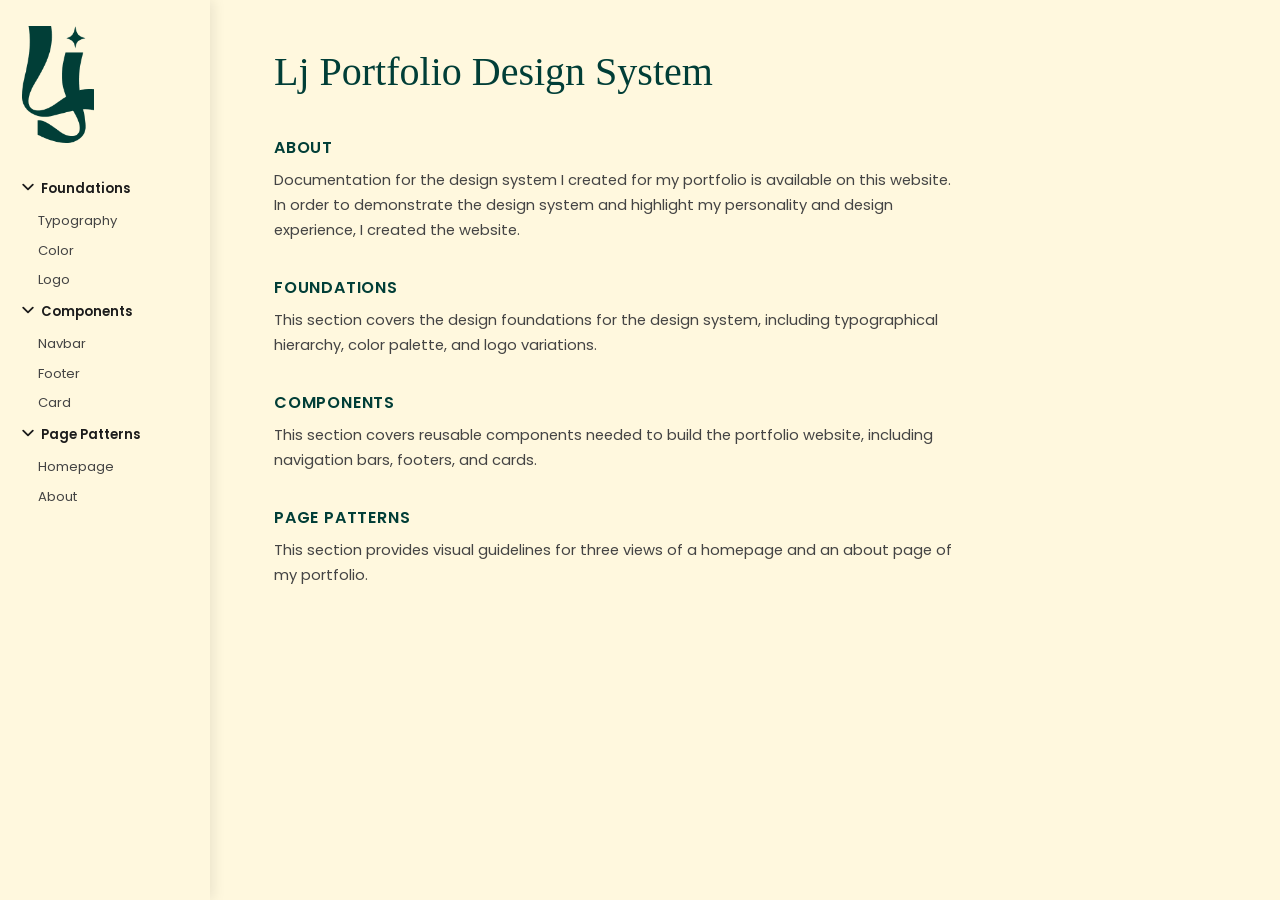
<file: index.html>
<!DOCTYPE html>
<html lang="en">
<head>
  <meta charset="UTF-8" />
  <meta name="viewport" content="width=device-width, initial-scale=1" />
  <title>Lj Portfolio Design System</title>
  <link rel="preconnect" href="https://fonts.googleapis.com" />
  <link rel="preconnect" href="https://fonts.gstatic.com" crossorigin />
  <link href="https://fonts.googleapis.com/css2?family=Libre+Baskerville:ital,wght@0,400;1,400&family=Poppins:wght@300;400;500;600&display=swap" rel="stylesheet" />
  <link rel="stylesheet" href="css/mini-design.css" />
</head>
<body>

  <nav class="sidebar">

    <!-- LOGO -->
    <div class="sidebar-logo">
  <a href="/designsystemphrasetwo-yim/index.html">
    <img src="images/logo.png" alt="Logo" class="logo-img">
  </a>
</div>

    <!-- FOUNDATIONS -->
    <div class="nav-group open">
      <div class="nav-group-toggle" onclick="toggleGroup(this)">
        <span class="chevron">
          <svg viewBox="0 0 10 6" fill="none" xmlns="http://www.w3.org/2000/svg">
            <path d="M1 1l4 4 4-4" stroke="#1c1c1c" stroke-width="1.5" stroke-linecap="round" stroke-linejoin="round"/>
          </svg>
        </span>
        Foundations
      </div>
      <ul class="nav-group-items">
        <li><a href="subpages/typography.html">Typography</a></li>
        <li><a href="subpages/color.html">Color</a></li>
        <li><a href="subpages/logo.html">Logo</a></li>
      </ul>
    </div>

    <!-- COMPONENTS -->
    <div class="nav-group open">
      <div class="nav-group-toggle" onclick="toggleGroup(this)">
        <span class="chevron">
          <svg viewBox="0 0 10 6" fill="none" xmlns="http://www.w3.org/2000/svg">
            <path d="M1 1l4 4 4-4" stroke="#1c1c1c" stroke-width="1.5" stroke-linecap="round" stroke-linejoin="round"/>
          </svg>
        </span>
        Components
      </div>
      <ul class="nav-group-items">
        <li><a href="subpages/navbar.html">Navbar</a></li>
        <li><a href="subpages/footer.html">Footer</a></li>
        <li><a href="subpages/card.html">Card</a></li>
      </ul>
    </div>

    <!-- PAGE PATTERNS -->
    <div class="nav-group open">
      <div class="nav-group-toggle" onclick="toggleGroup(this)">
        <span class="chevron">
          <svg viewBox="0 0 10 6" fill="none" xmlns="http://www.w3.org/2000/svg">
            <path d="M1 1l4 4 4-4" stroke="#1c1c1c" stroke-width="1.5" stroke-linecap="round" stroke-linejoin="round"/>
          </svg>
        </span>
        Page Patterns
      </div>
      <ul class="nav-group-items">
        <li><a href="subpages/homepage.html">Homepage</a></li>
        <li><a href="subpages/about.html">About</a></li>
      </ul>
    </div>

  </nav>

  <!-- MAIN CONTENT -->
  <main class="main">

    <h1>Lj Portfolio Design System</h1>

    <section class="intro-section">
      <h2>About</h2>
      <p>Documentation for the design system I created for my portfolio is available on this website. In order to demonstrate the design system and highlight my personality and design experience, I created the website.</p>
    </section>

    <section class="intro-section">
      <h2>Foundations</h2>
      <p>This section covers the design foundations for the design system, including typographical hierarchy, color palette, and logo variations.</p>
    </section>

    <section class="intro-section">
      <h2>Components</h2>
      <p>This section covers reusable components needed to build the portfolio website, including navigation bars, footers, and cards.</p>
    </section>

    <section class="intro-section">
      <h2>Page Patterns</h2>
      <p>This section provides visual guidelines for three views of a homepage and an about page of my portfolio.</p>
    </section>

  </main>

  <script>
    const currentPage = window.location.pathname.split('/').pop();
    document.querySelectorAll('.nav-group-items a').forEach(link => {
      link.classList.remove('active');
      if (link.getAttribute('href') === currentPage) {
        link.classList.add('active');
        const groupToggle = link.closest('.nav-group').querySelector('.nav-group-toggle');
        groupToggle.classList.add('group-active');
      }
    });

    function toggleGroup(toggleEl) {
      const group = toggleEl.closest('.nav-group');
      group.classList.toggle('open');
    }
  </script>

</body>
</html>
</file>
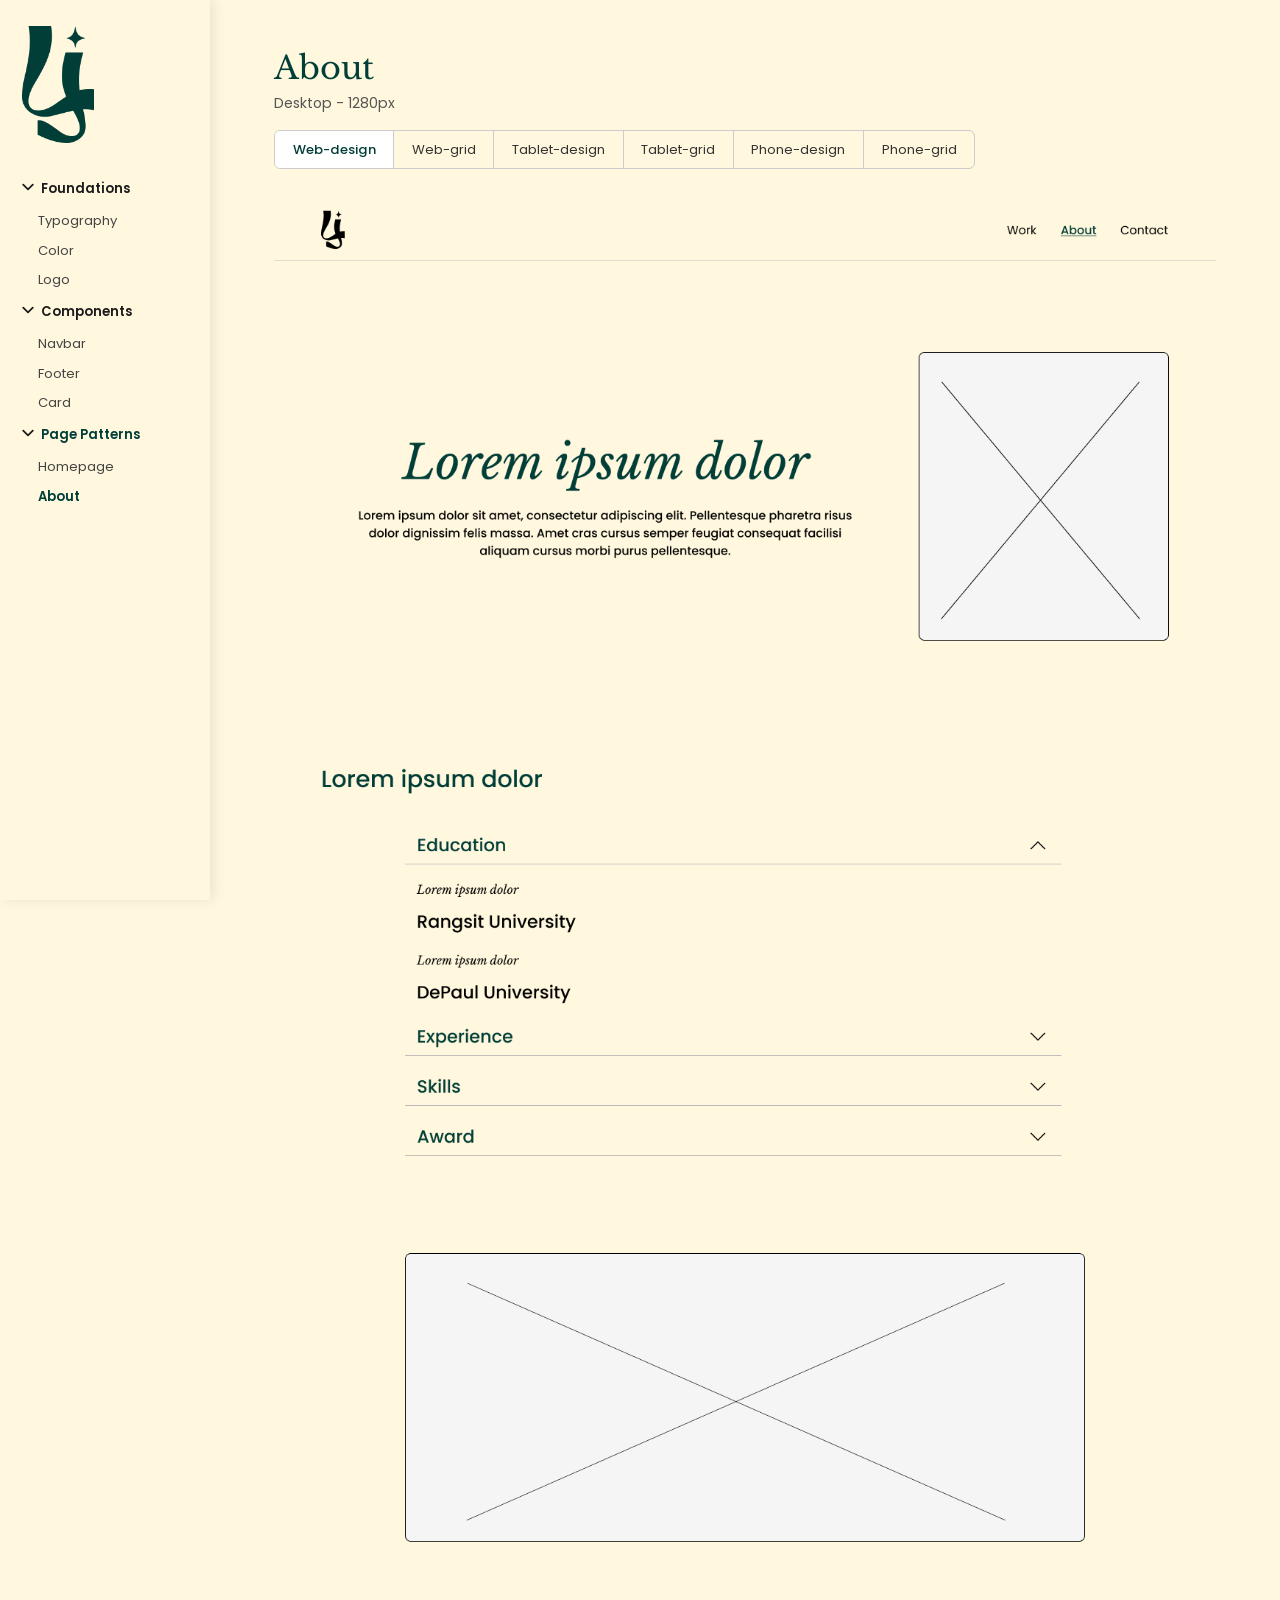
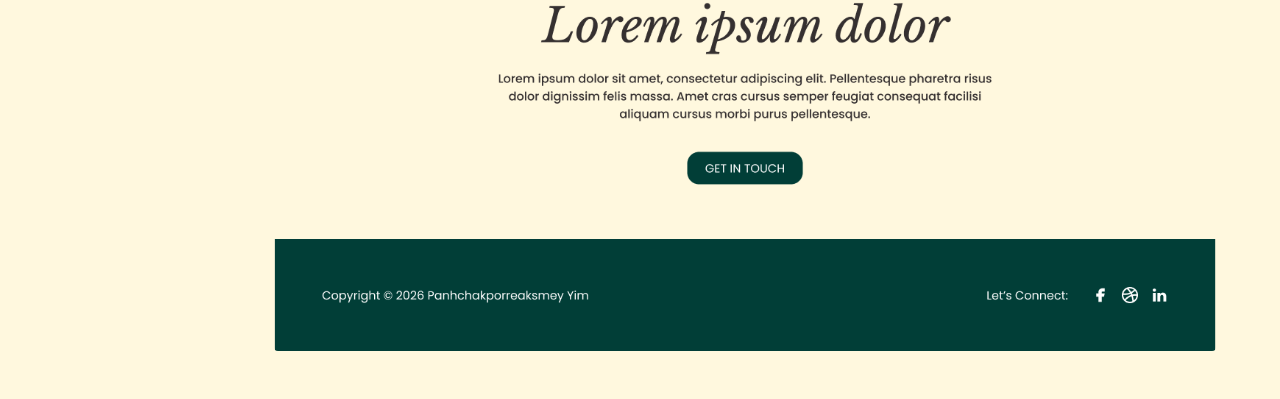
<file: subpages/about.html>
<!DOCTYPE html>
<html lang="en">
<head>
  <meta charset="UTF-8" />
  <meta name="viewport" content="width=device-width, initial-scale=1" />
  <title>Portfolio Design System</title>
  <link rel="preconnect" href="https://fonts.googleapis.com" />
  <link rel="preconnect" href="https://fonts.gstatic.com" crossorigin />
  <link href="https://fonts.googleapis.com/css2?family=Libre+Baskerville:ital,wght@0,400;1,400&family=Poppins:wght@300;400;500;600&display=swap" rel="stylesheet" />
  <link rel="stylesheet" href="../css/mini-design.css" />
  <style>

    /* ── PAGE HEADER ───────────────────────────── */
    .component-page-header {
      margin-bottom: 1rem;
    }

    .component-page-header h1 {
      font-family: 'Libre Baskerville', serif;
      font-size: 2rem;
      font-weight: 400;
      color: #013E37;
      margin-bottom: 0.3rem;
    }

    .component-page-header p {
      font-family: 'Poppins', sans-serif;
      font-size: 0.88rem;
      color: #555;
      margin-bottom: 0;
    }

    /* ── TABS ──────────────────────────────────── */
    .tab-bar {
      display: flex;
      gap: 0;
      margin-bottom: 1.5rem;
      border: 1px solid #ccc;
      border-radius: 6px;
      overflow: hidden;
      width: fit-content;
    }

    .tab-btn {
      font-family: 'Poppins', sans-serif;
      font-size: 0.82rem;
      font-weight: 400;
      color: #333;
      background: transparent;
      border: none;
      border-right: 1px solid #ccc;
      padding: 0.55rem 1.1rem;
      cursor: pointer;
      transition: background 0.15s ease, color 0.15s ease;
    }

    .tab-btn:last-child {
      border-right: none;
    }

    .tab-btn:hover {
      background: #f0f0f0;
    }

    .tab-btn.active {
      background: #fff;
      font-weight: 500;
      color: #013E37;
    }

    /* ── PREVIEW FRAME ─────────────────────────── */
    .preview-frame {
      border: none;
      border-radius: 0;
      overflow: hidden;
      background: transparent;
      display: flex;
      align-items: center;
      justify-content: center;
      padding: 0;
      min-height: 500px;
    }

    .preview-frame img {
      max-width: 100%;
      height: auto;
      display: block;
      border-radius: 4px;
      box-shadow: none;
    }

    /* Hide all tab panels by default */
    .tab-panel {
      display: none;
    }

    .tab-panel.active {
      display: flex;
      align-items: center;
      justify-content: center;
    }

  </style>
</head>
<body>

  <!-- ── SIDEBAR ─────────────────────────────── -->
  <nav class="sidebar">

    <!-- LOGO -->
    <div class="sidebar-logo">
  <a href="https://yimpanhchakporreaksmey-crypto.github.io/designsystemphrasetwo-yim/" style="display:block; cursor:pointer;">
        <img src="../images/logo.png" alt="Logo" class="logo-img">
      </a>
    </div>

    <!-- FOUNDATIONS -->
    <div class="nav-group open">
      <div class="nav-group-toggle" onclick="toggleGroup(this)">
        <span class="chevron">
          <svg viewBox="0 0 10 6" fill="none" xmlns="http://www.w3.org/2000/svg">
            <path d="M1 1l4 4 4-4" stroke="#1c1c1c" stroke-width="1.5" stroke-linecap="round" stroke-linejoin="round"/>
          </svg>
        </span>
        Foundations
      </div>
      <ul class="nav-group-items">
        <li><a href="typography.html">Typography</a></li>
        <li><a href="color.html">Color</a></li>
        <li><a href="logo.html">Logo</a></li>
      </ul>
    </div>

    <!-- COMPONENTS -->
    <div class="nav-group open">
      <div class="nav-group-toggle" onclick="toggleGroup(this)">
        <span class="chevron">
          <svg viewBox="0 0 10 6" fill="none" xmlns="http://www.w3.org/2000/svg">
            <path d="M1 1l4 4 4-4" stroke="#1c1c1c" stroke-width="1.5" stroke-linecap="round" stroke-linejoin="round"/>
          </svg>
        </span>
        Components
      </div>
      <ul class="nav-group-items">
        <li><a href="navbar.html">Navbar</a></li>
        <li><a href="footer.html">Footer</a></li>
        <li><a href="card.html">Card</a></li>
      </ul>
    </div>

    <!-- PAGE PATTERNS -->
    <div class="nav-group open">
      <div class="nav-group-toggle" onclick="toggleGroup(this)">
        <span class="chevron">
          <svg viewBox="0 0 10 6" fill="none" xmlns="http://www.w3.org/2000/svg">
            <path d="M1 1l4 4 4-4" stroke="#1c1c1c" stroke-width="1.5" stroke-linecap="round" stroke-linejoin="round"/>
          </svg>
        </span>
        Page Patterns
      </div>
      <ul class="nav-group-items">
        <li><a href="homepage.html">Homepage</a></li>
        <li><a href="about.html">About</a></li>
      </ul>
    </div>

  </nav>

  <!-- ── MAIN CONTENT ────────────────────────── -->
  <main class="main">

    <!-- Page Header -->
    <div class="component-page-header">
      <h1>About</h1>
      <p>Desktop - 1280px</p>
    </div>

    <!-- Tab Bar -->
    <div class="tab-bar">
      <button class="tab-btn active" onclick="switchTab(this, 'web-design')">Web-design</button>
      <button class="tab-btn" onclick="switchTab(this, 'web-grid')">Web-grid</button>
      <button class="tab-btn" onclick="switchTab(this, 'tablet-design')">Tablet-design</button>
      <button class="tab-btn" onclick="switchTab(this, 'tablet-grid')">Tablet-grid</button>
      <button class="tab-btn" onclick="switchTab(this, 'phone-design')">Phone-design</button>
      <button class="tab-btn" onclick="switchTab(this, 'phone-grid')">Phone-grid</button>
    </div>

    <!-- Web Design Tab -->
    <!-- REPLACE filename below with your actual image name -->
    <div class="preview-frame tab-panel active" id="web-design">
      <img src="../images/About-Desktop 1281.png" alt="About Desktop Design" />
    </div>

    <!-- Web Grid Tab -->
    <div class="preview-frame tab-panel" id="web-grid">
      <img src="../images/About-Desktop-grid.png" alt="About Web Grid" />
    </div>

    <!-- Tablet Design Tab -->
    <div class="preview-frame tab-panel" id="tablet-design">
      <img src="../images/About-Tablet 834.png" alt="About Tablet Design" />
    </div>

    <!-- Tablet Grid Tab -->
    <div class="preview-frame tab-panel" id="tablet-grid">
      <img src="../images/About-Tablet-grid.png" alt="About Tablet Grid" />
    </div>

    <!-- Phone Design Tab -->
    <div class="preview-frame tab-panel" id="phone-design">
      <img src="../images/About-Mobile 402.png" alt="About Phone Design" />
    </div>

    <!-- Phone Grid Tab -->
    <div class="preview-frame tab-panel" id="phone-grid">
      <img src="../images/About-Mobile-grid.png" alt="About Phone Grid" />
    </div>

  </main>

  <script>
    /* ── Auto highlight nav ─────────────────── */
    const currentPage = window.location.pathname.split('/').pop();
    document.querySelectorAll('.nav-group-items a').forEach(link => {
      link.classList.remove('active');
      if (link.getAttribute('href') === currentPage) {
        link.classList.add('active');
        const groupToggle = link.closest('.nav-group').querySelector('.nav-group-toggle');
        groupToggle.classList.add('group-active');
      }
    });

    function toggleGroup(toggleEl) {
      const group = toggleEl.closest('.nav-group');
      group.classList.toggle('open');
    }

    /* ── Tab switching ──────────────────────── */
    function switchTab(btn, panelId) {
      document.querySelectorAll('.tab-btn').forEach(b => b.classList.remove('active'));
      document.querySelectorAll('.tab-panel').forEach(p => p.classList.remove('active'));
      btn.classList.add('active');
      document.getElementById(panelId).classList.add('active');
    }
  </script>

</body>
</html>
</file>
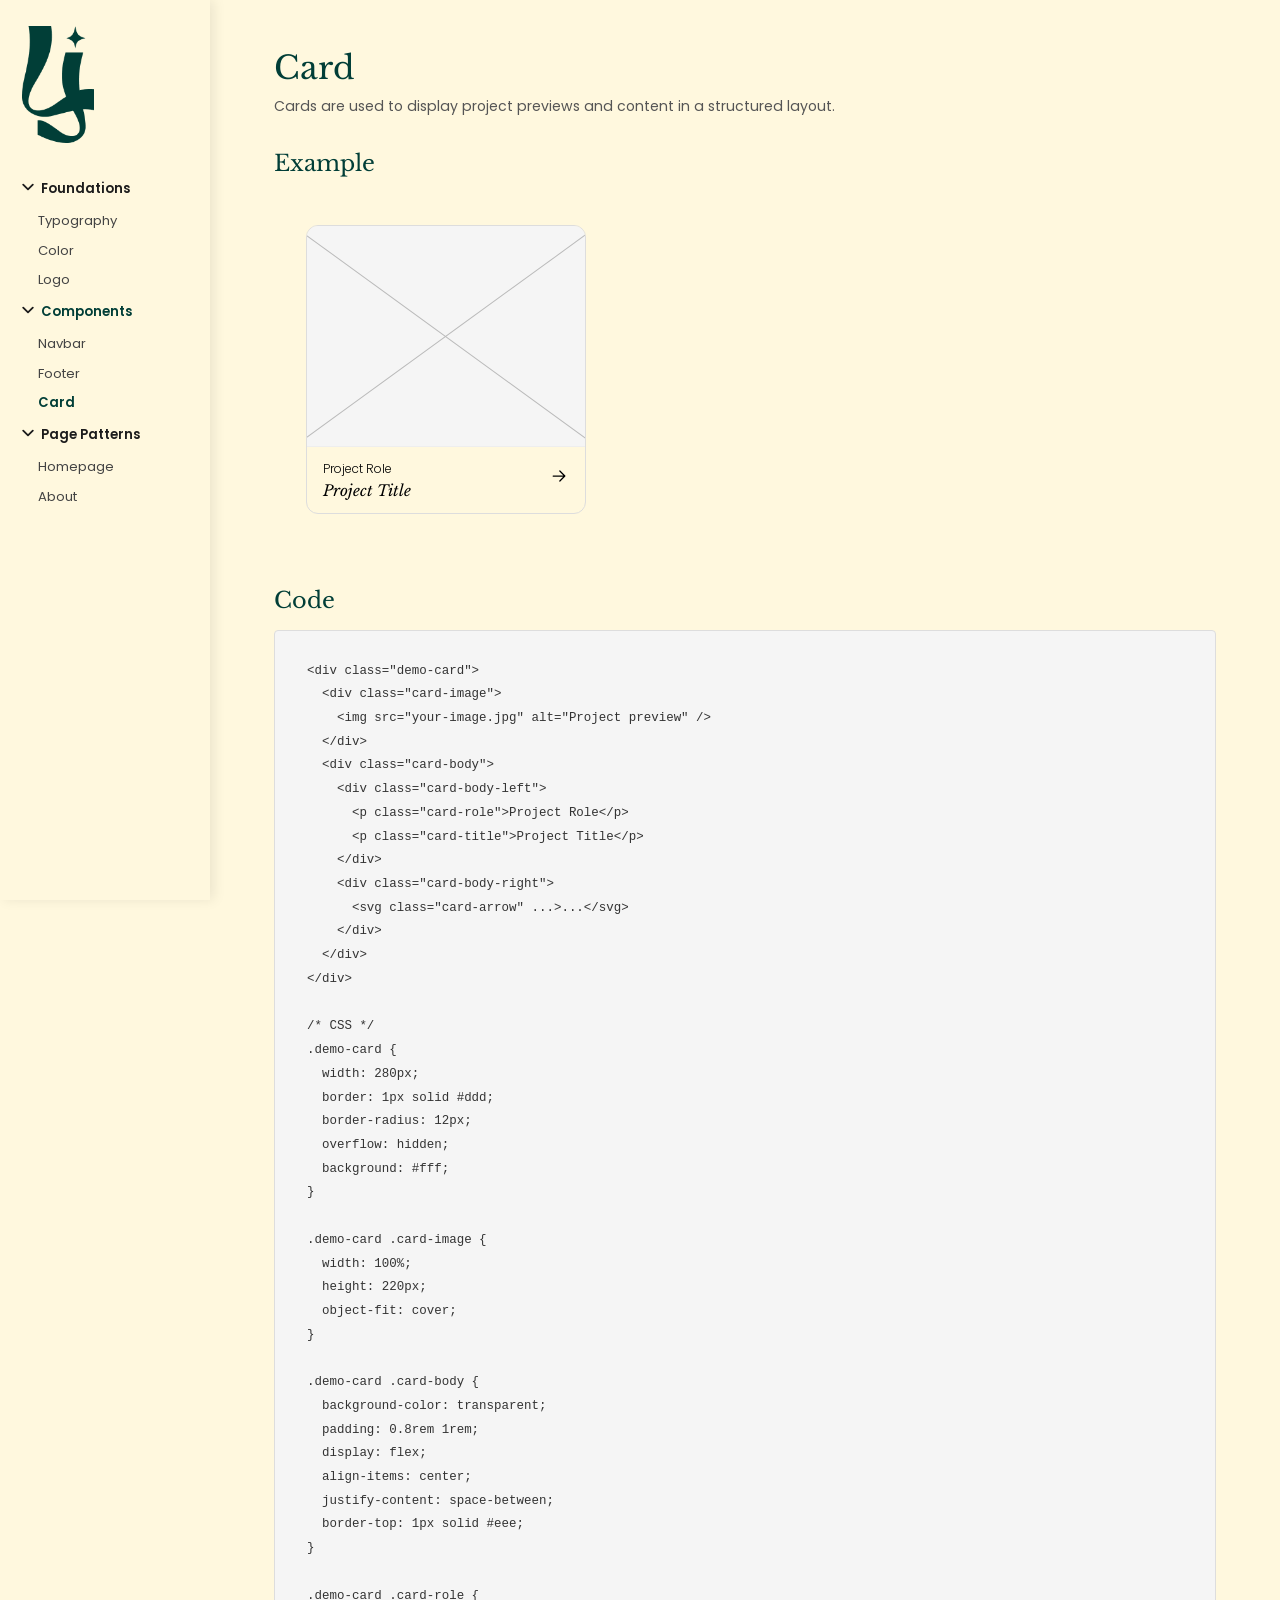
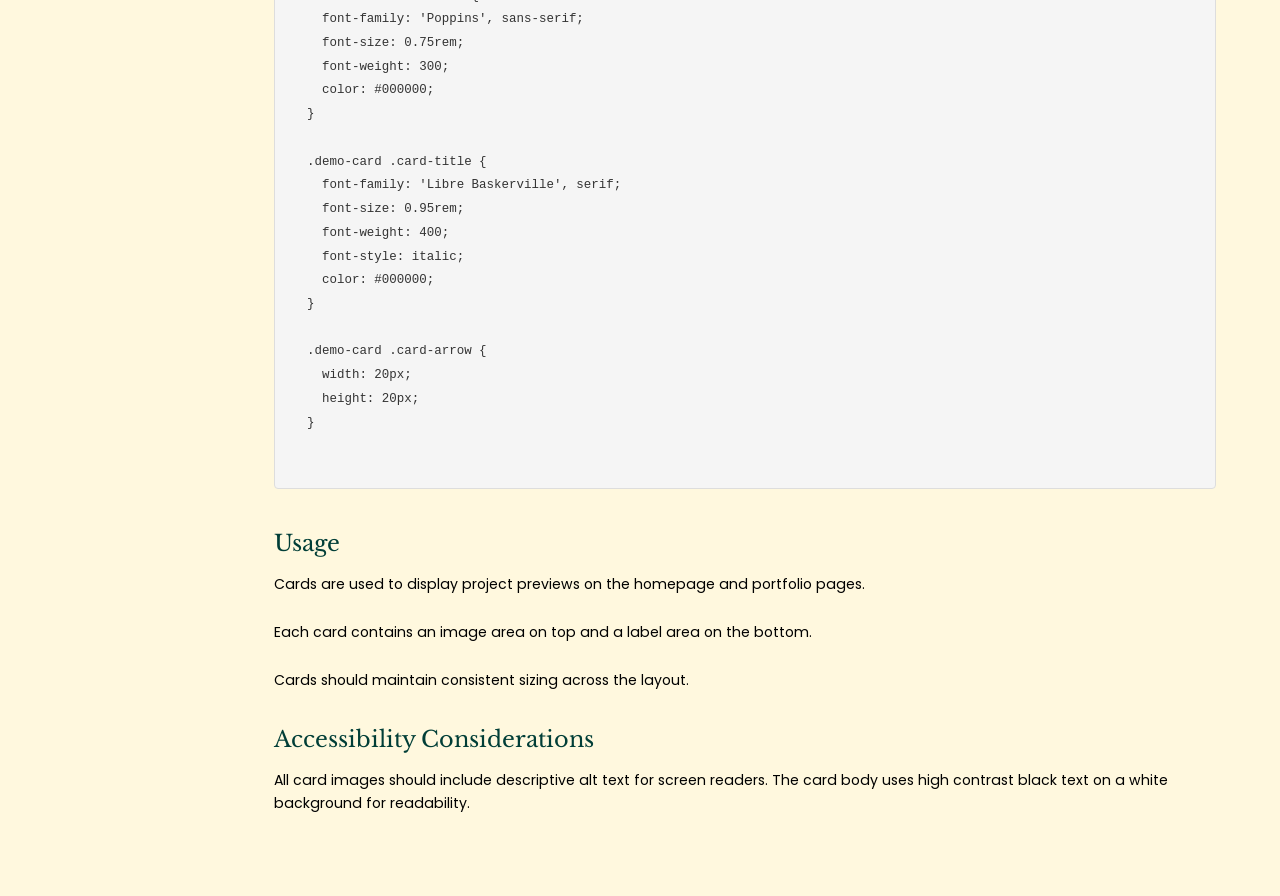
<file: subpages/card.html>
<!DOCTYPE html>
<html lang="en">
<head>
  <meta charset="UTF-8" />
  <meta name="viewport" content="width=device-width, initial-scale=1" />
  <title>Card — Sweater Weather Design System</title>
  <link rel="preconnect" href="https://fonts.googleapis.com" />
  <link rel="preconnect" href="https://fonts.gstatic.com" crossorigin />
  <link href="https://fonts.googleapis.com/css2?family=Libre+Baskerville:ital,wght@0,400;1,400&family=Poppins:wght@300;400;500;600&display=swap" rel="stylesheet" />
  <link rel="stylesheet" href="../css/mini-design.css" />
  <style>

    /* ── PAGE HEADER ───────────────────────────── */
    .component-page-header {
      margin-bottom: 0.5rem;
    }

    .component-page-header h1 {
      font-family: 'Libre Baskerville', serif;
      font-size: 2rem;
      font-weight: 400;
      color: #013E37;
      margin-bottom: 0.5rem;
    }

    .component-page-header p {
      font-family: 'Poppins', sans-serif;
      font-size: 0.88rem;
      color: #555;
      margin-bottom: 2rem;
    }

    /* ── SECTION TITLES ────────────────────────── */
    .section-title {
      font-family: 'Libre Baskerville', serif;
      font-size: 1.4rem;
      font-weight: 400;
      color: #013E37;
      margin-top: 2rem;
      margin-bottom: 1rem;
    }

    /* ── EXAMPLE BOX ───────────────────────────── */
    .example-box {
      border: none;
      border-radius: 0;
      overflow: hidden;
      margin-bottom: 2.5rem;
      background: transparent;
      padding: 2rem;
      display: flex;
      justify-content: left;
    }

    /* ── DEMO CARD ─────────────────────────────── */
    .demo-card {
      width: 280px;
      border: 1px solid #ddd;
      border-radius: 12px;
      overflow: hidden;
      background: transparent;
    }

    /* Image placeholder */
    .demo-card .card-image {
      width: 100%;
      height: 220px;
      background-color: #f5f5f5;
      position: relative;
      overflow: hidden;
    }

    /* X lines */
    .demo-card .card-image::before,
    .demo-card .card-image::after {
      content: '';
      position: absolute;
      width: 140%;
      height: 1px;
      background-color: #bbb;
      top: 50%;
      left: -20%;
      transform-origin: center;
    }

    .demo-card .card-image::before {
      transform: rotate(36deg);
    }

    .demo-card .card-image::after {
      transform: rotate(-36deg);
    }

    /* Card body — NO black background */
    .demo-card .card-body {
      background-color: transparent !important;
      padding: 0.8rem 1rem;
      display: flex;
      align-items: center;
      justify-content: space-between;
      border-top: 1px solid #eee;
    }

    .demo-card .card-body-left {
      display: flex;
      flex-direction: column;
      gap: 0.2rem;
    }

    /* Project Role — Poppins light black */
    .demo-card .card-role {
      font-family: 'Poppins', sans-serif;
      font-size: 0.75rem;
      font-weight: 300;
      font-style: normal;
      color: #000000;
      margin: 0;
    }

    /* Project Title — Libre Baskerville italic black */
    .demo-card .card-title {
      font-family: 'Libre Baskerville', serif;
      font-size: 0.95rem;
      font-weight: 400;
      font-style: italic;
      color: #000000;
      margin: 0;
    }

    /* Arrow icon */
    .demo-card .card-arrow {
      width: 20px;
      height: 20px;
      flex-shrink: 0;
    }

    /* ── CODE BOX ──────────────────────────────── */
    .code-box {
      background: #f5f5f5;
      border: 1px solid #ddd;
      border-radius: 4px;
      padding: 1.8rem 2rem;
      overflow-x: auto;
      margin-bottom: 2.5rem;
    }

    .code-box pre {
      font-family: 'Courier New', monospace;
      font-size: 0.78rem;
      line-height: 1.9;
      color: #333;
      margin: 0;
      white-space: pre;
    }

    /* ── USAGE & ACCESSIBILITY ─────────────────── */
    .usage-box {
      margin-bottom: 2rem;
    }

    .usage-box p {
      font-family: 'Poppins', sans-serif;
      font-size: 0.88rem;
      color: #000000;
      line-height: 1.7;
      margin-bottom: 1.5rem;
    }

  </style>
</head>
<body>

  <!-- ── SIDEBAR ─────────────────────────────── -->
  <nav class="sidebar">

    <!-- LOGO -->
    <div class="sidebar-logo">
  <a href="https://yimpanhchakporreaksmey-crypto.github.io/designsystemphrasetwo-yim/" style="display:block; cursor:pointer;">
          <img src="../images/logo.png" alt="Logo" class="logo-img">
        </a>
    </div>

    <!-- FOUNDATIONS -->
    <div class="nav-group open">
      <div class="nav-group-toggle" onclick="toggleGroup(this)">
        <span class="chevron">
          <svg viewBox="0 0 10 6" fill="none" xmlns="http://www.w3.org/2000/svg">
            <path d="M1 1l4 4 4-4" stroke="#1c1c1c" stroke-width="1.5" stroke-linecap="round" stroke-linejoin="round"/>
          </svg>
        </span>
        Foundations
      </div>
      <ul class="nav-group-items">
        <li><a href="typography.html">Typography</a></li>
        <li><a href="color.html">Color</a></li>
        <li><a href="logo.html">Logo</a></li>
      </ul>
    </div>

    <!-- COMPONENTS -->
    <div class="nav-group open">
      <div class="nav-group-toggle" onclick="toggleGroup(this)">
        <span class="chevron">
          <svg viewBox="0 0 10 6" fill="none" xmlns="http://www.w3.org/2000/svg">
            <path d="M1 1l4 4 4-4" stroke="#1c1c1c" stroke-width="1.5" stroke-linecap="round" stroke-linejoin="round"/>
          </svg>
        </span>
        Components
      </div>
      <ul class="nav-group-items">
        <li><a href="navbar.html">Navbar</a></li>
        <li><a href="footer.html">Footer</a></li>
        <li><a href="card.html">Card</a></li>
      </ul>
    </div>

    <!-- PAGE PATTERNS -->
    <div class="nav-group open">
      <div class="nav-group-toggle" onclick="toggleGroup(this)">
        <span class="chevron">
          <svg viewBox="0 0 10 6" fill="none" xmlns="http://www.w3.org/2000/svg">
            <path d="M1 1l4 4 4-4" stroke="#1c1c1c" stroke-width="1.5" stroke-linecap="round" stroke-linejoin="round"/>
          </svg>
        </span>
        Page Patterns
      </div>
      <ul class="nav-group-items">
        <li><a href="homepage.html">Homepage</a></li>
        <li><a href="about.html">About</a></li>
      </ul>
    </div>

  </nav>

  <!-- ── MAIN CONTENT ────────────────────────── -->
  <main class="main">

    <!-- Page Header -->
    <div class="component-page-header">
      <h1>Card</h1>
      <p>Cards are used to display project previews and content in a structured layout.</p>
    </div>

    <!-- Example Section -->
    <div class="section-title">Example</div>
    <div class="example-box">
      <div class="demo-card">
        <div class="card-image"></div>
        <div class="card-body">
          <div class="card-body-left">
            <p class="card-role">Project Role</p>
            <p class="card-title">Project Title</p>
          </div>
          <div class="card-body-right">
            <svg class="card-arrow" viewBox="0 0 24 24" fill="none" xmlns="http://www.w3.org/2000/svg">
              <path d="M5 12h14M13 6l6 6-6 6" stroke="#000000" stroke-width="1.5" stroke-linecap="round" stroke-linejoin="round"/>
            </svg>
          </div>
        </div>
      </div>
    </div>

    <!-- Code Section -->
    <div class="section-title">Code</div>
    <div class="code-box">
      <pre>
&lt;div class="demo-card"&gt;
  &lt;div class="card-image"&gt;
    &lt;img src="your-image.jpg" alt="Project preview" /&gt;
  &lt;/div&gt;
  &lt;div class="card-body"&gt;
    &lt;div class="card-body-left"&gt;
      &lt;p class="card-role"&gt;Project Role&lt;/p&gt;
      &lt;p class="card-title"&gt;Project Title&lt;/p&gt;
    &lt;/div&gt;
    &lt;div class="card-body-right"&gt;
      &lt;svg class="card-arrow" ...&gt;...&lt;/svg&gt;
    &lt;/div&gt;
  &lt;/div&gt;
&lt;/div&gt;

/* CSS */
.demo-card {
  width: 280px;
  border: 1px solid #ddd;
  border-radius: 12px;
  overflow: hidden;
  background: #fff;
}

.demo-card .card-image {
  width: 100%;
  height: 220px;
  object-fit: cover;
}

.demo-card .card-body {
  background-color: transparent;
  padding: 0.8rem 1rem;
  display: flex;
  align-items: center;
  justify-content: space-between;
  border-top: 1px solid #eee;
}

.demo-card .card-role {
  font-family: 'Poppins', sans-serif;
  font-size: 0.75rem;
  font-weight: 300;
  color: #000000;
}

.demo-card .card-title {
  font-family: 'Libre Baskerville', serif;
  font-size: 0.95rem;
  font-weight: 400;
  font-style: italic;
  color: #000000;
}

.demo-card .card-arrow {
  width: 20px;
  height: 20px;
}
      </pre>
    </div>

    <!-- Usage Section -->
    <div class="section-title">Usage</div>
    <div class="usage-box">
      <p>Cards are used to display project previews on the homepage and portfolio pages.</p>
      <p>Each card contains an image area on top and a label area on the bottom.</p>
      <p>Cards should maintain consistent sizing across the layout.</p>
    </div>

    <!-- Accessibility Section -->
    <div class="section-title">Accessibility Considerations</div>
    <div class="usage-box">
      <p>All card images should include descriptive alt text for screen readers. The card body uses high contrast black text on a white background for readability.</p>
    </div>

  </main>

  <script>
    const currentPage = window.location.pathname.split('/').pop();
    document.querySelectorAll('.nav-group-items a').forEach(link => {
      link.classList.remove('active');
      if (link.getAttribute('href') === currentPage) {
        link.classList.add('active');
        const groupToggle = link.closest('.nav-group').querySelector('.nav-group-toggle');
        groupToggle.classList.add('group-active');
      }
    });

    function toggleGroup(toggleEl) {
      const group = toggleEl.closest('.nav-group');
      group.classList.toggle('open');
    }
  </script>

</body>
</html>
</file>
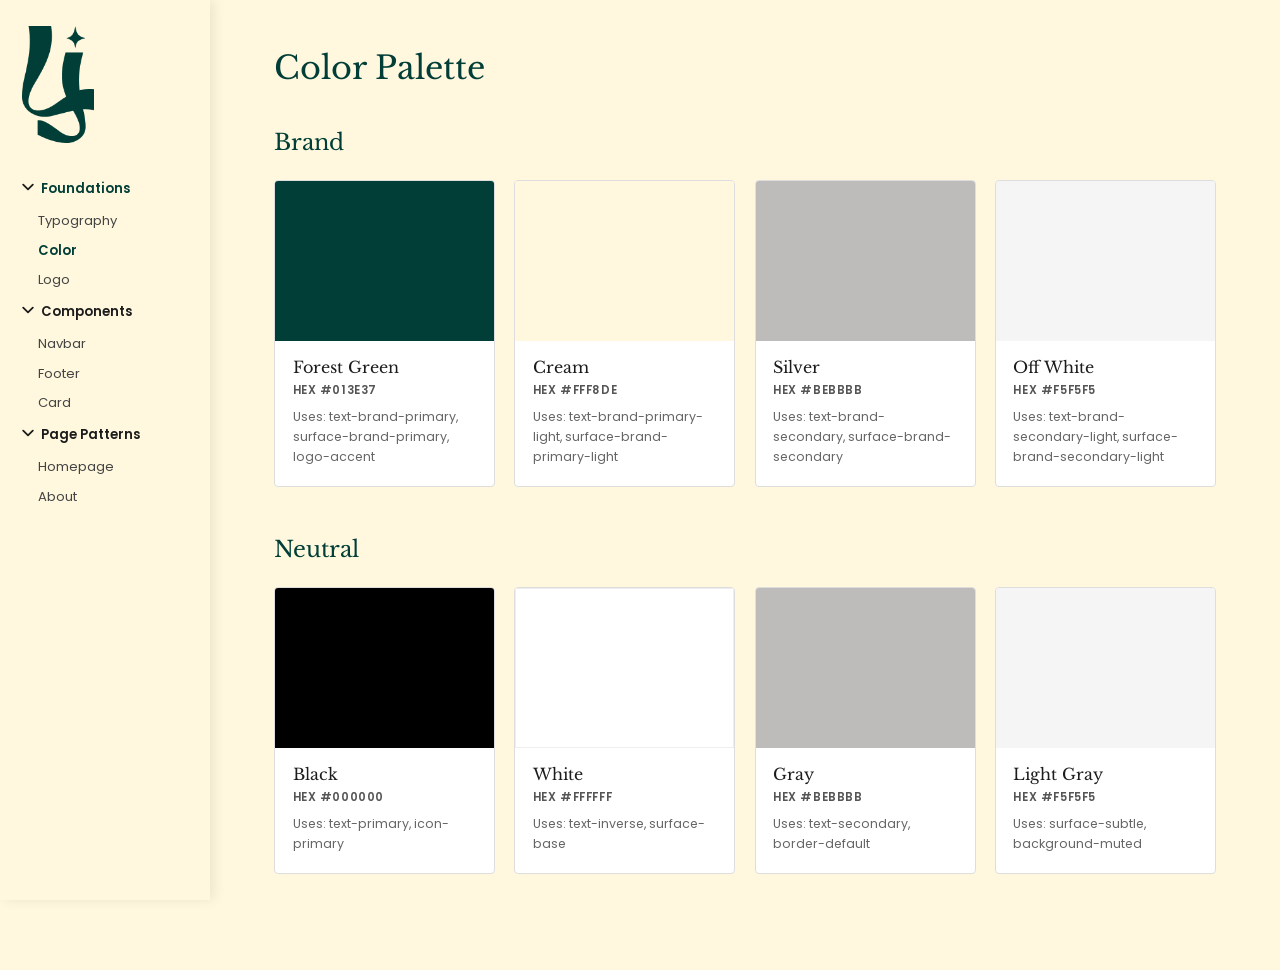
<file: subpages/color.html>
<!DOCTYPE html>
<html lang="en">
<head>
  <meta charset="UTF-8" />
  <meta name="viewport" content="width=device-width, initial-scale=1" />
  <title>Color — Sweater Weather Design System</title>
  <link rel="preconnect" href="https://fonts.googleapis.com" />
  <link rel="preconnect" href="https://fonts.gstatic.com" crossorigin />
  <link href="https://fonts.googleapis.com/css2?family=Libre+Baskerville:ital,wght@0,400;0,700;1,400&family=Poppins:ital,wght@0,400;0,500;0,600;1,400&display=swap" rel="stylesheet" />
  <link rel="stylesheet" href="../css/mini-design.css" />
  <style>

    /* ── COLOR PAGE HEADER ─────────────────────── */
    .color-page-header {
      margin-bottom: 2.5rem;
    }

    .color-page-header h1 {
      font-family: 'Libre Baskerville', serif;
      font-size: 2rem;
      font-weight: 400;
      color: #013E37;
      margin-bottom: 0.3rem;
    }

    /* ── SECTION TITLE (Brand, Gray, etc.) ──────── */
    .color-section {
      margin-bottom: 3rem;
    }

    .color-section-title {
      font-family: 'Libre Baskerville', serif;
      font-size: 1.4rem;
      font-weight: 400;
      color: #013E37;
      margin-bottom: 1.5rem;
    }

    /* ── COLOR GRID ────────────────────────────── */
    .color-grid {
      display: grid;
      grid-template-columns: repeat(4, 1fr);
      gap: 1.2rem;
    }

    /* ── COLOR CARD ────────────────────────────── */
    .color-card {
      border: 1px solid #ddd;
      border-radius: 4px;
      overflow: hidden;
      background: #fff;
    }

    .color-swatch {
      width: 100%;
      height: 160px;
    }

    .color-info {
      padding: 1rem 1.1rem 1.2rem 1.1rem;
    }

    .color-name {
      font-family: 'Libre Baskerville', serif;
      font-size: 1rem;
      font-weight: 400;
      color: #1c1c1c;
      margin-bottom: 0.3rem;
    }

    .color-hex {
      font-family: 'Poppins', sans-serif;
      font-size: 0.72rem;
      font-weight: 600;
      letter-spacing: 0.05em;
      text-transform: uppercase;
      color: #555;
      margin-bottom: 0.5rem;
    }

    .color-uses {
      font-family: 'Poppins', sans-serif;
      font-size: 0.78rem;
      color: #666;
      line-height: 1.6;
    }

  </style>
</head>
<body>

  <!-- ── SIDEBAR ─────────────────────────────── -->
  <nav class="sidebar">

    <!-- LOGO -->
    <div class="sidebar-logo">
  <a href="https://yimpanhchakporreaksmey-crypto.github.io/designsystemphrasetwo-yim/" style="display:block; cursor:pointer;">
          <img src="../images/logo.png" alt="Logo" class="logo-img">
        </a>    
    </div>

    <!-- FOUNDATIONS -->
    <div class="nav-group open">
      <div class="nav-group-toggle" onclick="toggleGroup(this)">
        <span class="chevron">
          <svg viewBox="0 0 10 6" fill="none" xmlns="http://www.w3.org/2000/svg">
            <path d="M1 1l4 4 4-4" stroke="#1c1c1c" stroke-width="1.5" stroke-linecap="round" stroke-linejoin="round"/>
          </svg>
        </span>
        Foundations
      </div>
      <ul class="nav-group-items">
        <li><a href="typography.html">Typography</a></li>
        <li><a href="color.html">Color</a></li>
        <li><a href="logo.html">Logo</a></li>
      </ul>
    </div>

    <!-- COMPONENTS -->
    <div class="nav-group open">
      <div class="nav-group-toggle" onclick="toggleGroup(this)">
        <span class="chevron">
          <svg viewBox="0 0 10 6" fill="none" xmlns="http://www.w3.org/2000/svg">
            <path d="M1 1l4 4 4-4" stroke="#1c1c1c" stroke-width="1.5" stroke-linecap="round" stroke-linejoin="round"/>
          </svg>
        </span>
        Components
      </div>
      <ul class="nav-group-items">
        <li><a href="navbar.html">Navbar</a></li>
        <li><a href="footer.html">Footer</a></li>
        <li><a href="card.html">Card</a></li>
      </ul>
    </div>

    <!-- PAGE PATTERNS -->
    <div class="nav-group open">
      <div class="nav-group-toggle" onclick="toggleGroup(this)">
        <span class="chevron">
          <svg viewBox="0 0 10 6" fill="none" xmlns="http://www.w3.org/2000/svg">
            <path d="M1 1l4 4 4-4" stroke="#1c1c1c" stroke-width="1.5" stroke-linecap="round" stroke-linejoin="round"/>
          </svg>
        </span>
        Page Patterns
      </div>
      <ul class="nav-group-items">
        <li><a href="homepage.html">Homepage</a></li>
        <li><a href="about.html">About</a></li>
      </ul>
    </div>

  </nav>

  <!-- ── MAIN CONTENT ────────────────────────── -->
  <main class="main">

    <div class="color-page-header">
      <h1>Color Palette</h1>
    </div>

    <!-- ── BRAND COLORS ─────────────────────── -->
    <div class="color-section">
      <div class="color-section-title">Brand</div>
      <div class="color-grid">

        <div class="color-card">
          <div class="color-swatch" style="background-color: #013E37;"></div>
          <div class="color-info">
            <div class="color-name">Forest Green</div>
            <div class="color-hex">HEX #013E37</div>
            <div class="color-uses">Uses: text-brand-primary, surface-brand-primary, logo-accent</div>
          </div>
        </div>

        <div class="color-card">
          <div class="color-swatch" style="background-color: #FFF8DE;"></div>
          <div class="color-info">
            <div class="color-name">Cream</div>
            <div class="color-hex">HEX #FFF8DE</div>
            <div class="color-uses">Uses: text-brand-primary-light, surface-brand-primary-light</div>
          </div>
        </div>

        <div class="color-card">
          <div class="color-swatch" style="background-color: #BEBBBB;"></div>
          <div class="color-info">
            <div class="color-name">Silver</div>
            <div class="color-hex">HEX #BEBBBB</div>
            <div class="color-uses">Uses: text-brand-secondary, surface-brand-secondary</div>
          </div>
        </div>

        <div class="color-card">
          <div class="color-swatch" style="background-color: #F5F5F5;"></div>
          <div class="color-info">
            <div class="color-name">Off White</div>
            <div class="color-hex">HEX #F5F5F5</div>
            <div class="color-uses">Uses: text-brand-secondary-light, surface-brand-secondary-light</div>
          </div>
        </div>

      </div>
    </div>

    <!-- ── NEUTRAL COLORS ───────────────────── -->
    <div class="color-section">
      <div class="color-section-title">Neutral</div>
      <div class="color-grid">

        <div class="color-card">
          <div class="color-swatch" style="background-color: #000000;"></div>
          <div class="color-info">
            <div class="color-name">Black</div>
            <div class="color-hex">HEX #000000</div>
            <div class="color-uses">Uses: text-primary, icon-primary</div>
          </div>
        </div>

        <div class="color-card">
          <div class="color-swatch" style="background-color: #FFFFFF; border: 1px solid #eee;"></div>
          <div class="color-info">
            <div class="color-name">White</div>
            <div class="color-hex">HEX #FFFFFF</div>
            <div class="color-uses">Uses: text-inverse, surface-base</div>
          </div>
        </div>

        <div class="color-card">
          <div class="color-swatch" style="background-color: #BEBBBB;"></div>
          <div class="color-info">
            <div class="color-name">Gray</div>
            <div class="color-hex">HEX #BEBBBB</div>
            <div class="color-uses">Uses: text-secondary, border-default</div>
          </div>
        </div>

        <div class="color-card">
          <div class="color-swatch" style="background-color: #F5F5F5;"></div>
          <div class="color-info">
            <div class="color-name">Light Gray</div>
            <div class="color-hex">HEX #F5F5F5</div>
            <div class="color-uses">Uses: surface-subtle, background-muted</div>
          </div>
        </div>

      </div>
    </div>

  </main>

  <script>
    const currentPage = window.location.pathname.split('/').pop();
    document.querySelectorAll('.nav-group-items a').forEach(link => {
      link.classList.remove('active');
      if (link.getAttribute('href') === currentPage) {
        link.classList.add('active');
        const groupToggle = link.closest('.nav-group').querySelector('.nav-group-toggle');
        groupToggle.classList.add('group-active');
      }
    });

    function toggleGroup(toggleEl) {
      const group = toggleEl.closest('.nav-group');
      group.classList.toggle('open');
    }
  </script>

</body>
</html>
</file>
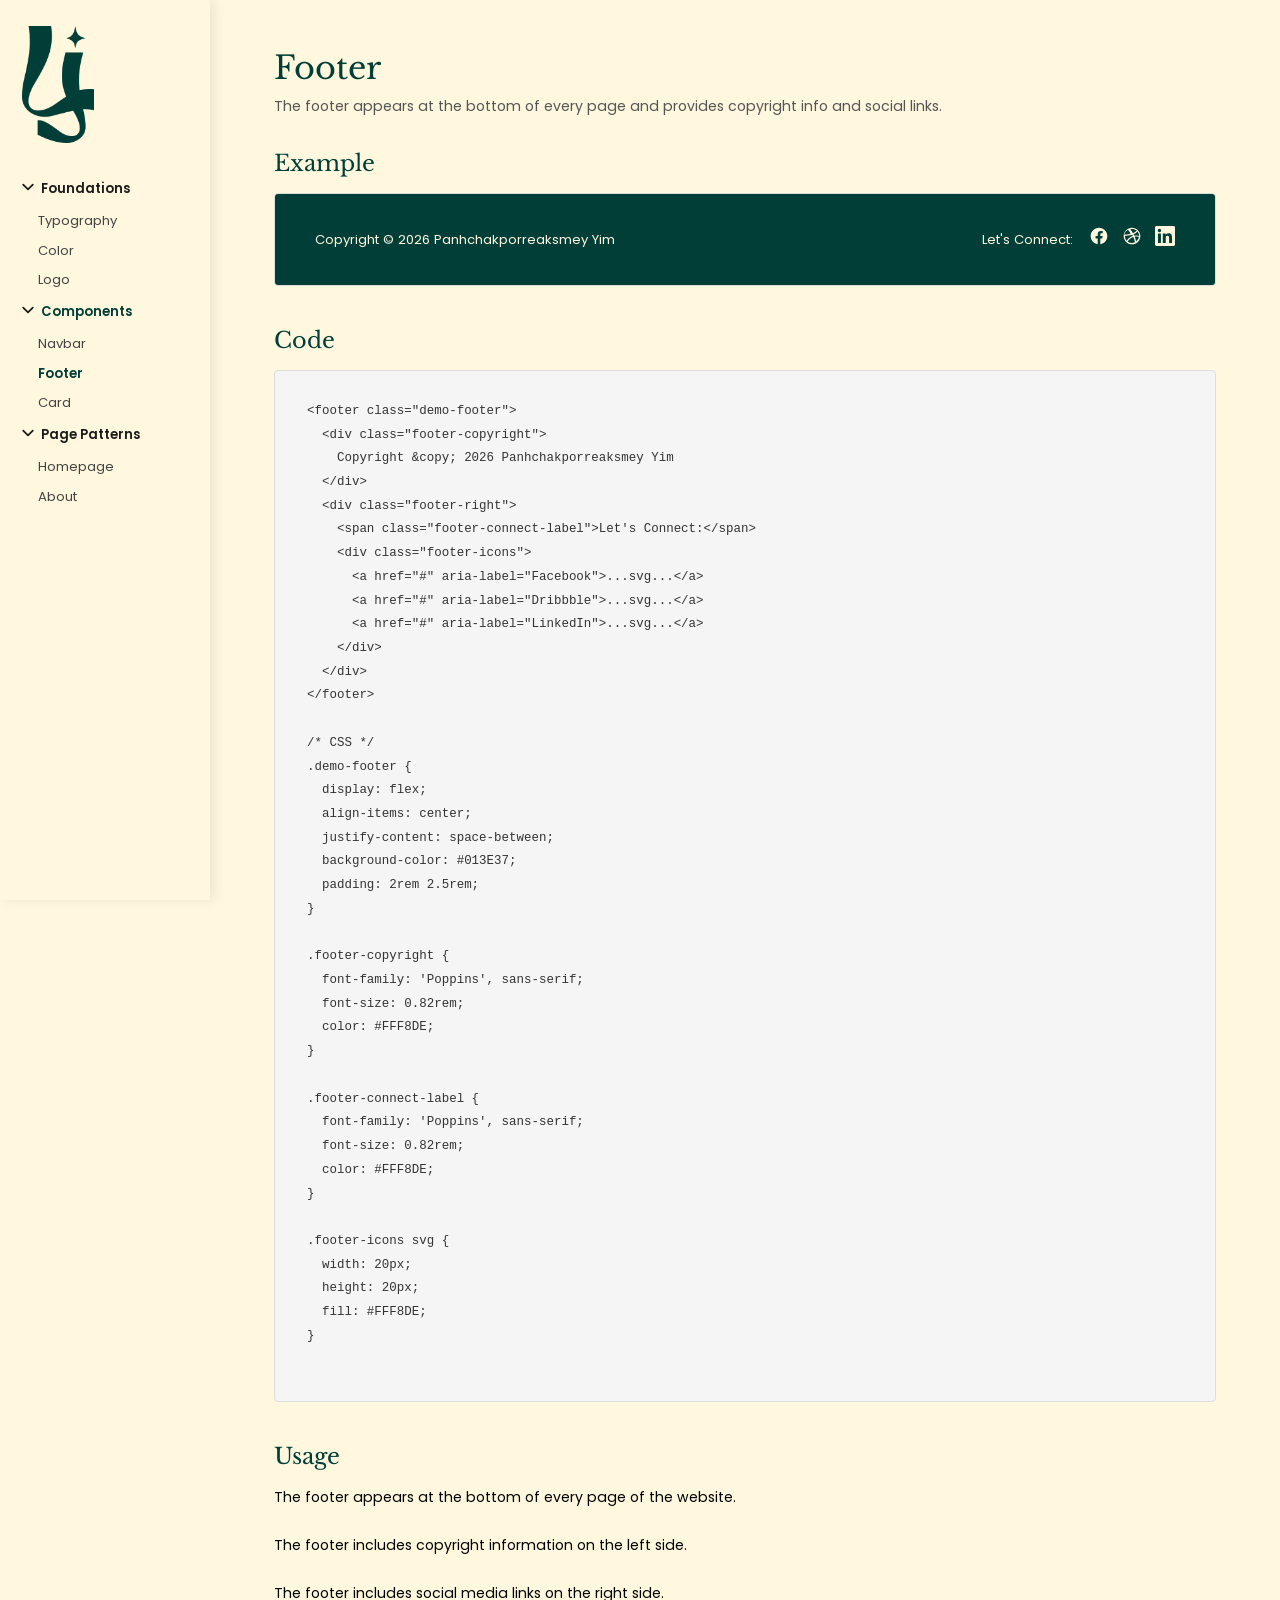
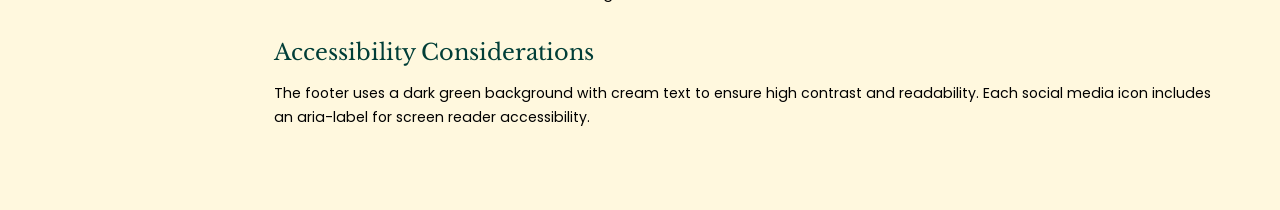
<file: subpages/footer.html>
<!DOCTYPE html>
<html lang="en">
<head>
  <meta charset="UTF-8" />
  <meta name="viewport" content="width=device-width, initial-scale=1" />
  <title>Footer — Sweater Weather Design System</title>
  <link rel="preconnect" href="https://fonts.googleapis.com" />
  <link rel="preconnect" href="https://fonts.gstatic.com" crossorigin />
  <link href="https://fonts.googleapis.com/css2?family=Libre+Baskerville:ital,wght@0,400;0,700;1,400&family=Poppins:ital,wght@0,400;0,500;0,600;1,400&display=swap" rel="stylesheet" />
  <link rel="stylesheet" href="../css/mini-design.css" />
  <style>

    /* ── PAGE HEADER ───────────────────────────── */
    .component-page-header {
      margin-bottom: 0.5rem;
    }

    .component-page-header h1 {
      font-family: 'Libre Baskerville', serif;
      font-size: 2rem;
      font-weight: 400;
      color: #013E37;
      margin-bottom: 0.5rem;
    }

    .component-page-header p {
      font-family: 'Poppins', sans-serif;
      font-size: 0.88rem;
      color: #555;
      margin-bottom: 2rem;
    }

    /* ── SECTION TITLES ────────────────────────── */
    .section-title {
      font-family: 'Libre Baskerville', serif;
      font-size: 1.4rem;
      font-weight: 400;
      color: #013E37;
      margin-top: 2rem;
      margin-bottom: 1rem;
    }

    /* ── EXAMPLE BOX ───────────────────────────── */
    .example-box {
      border: 1px solid #ddd;
      border-radius: 4px;
      overflow: hidden;
      margin-bottom: 2.5rem;
      background: #fff;
    }

    /* ── DEMO FOOTER ───────────────────────────── */
    .demo-footer {
      display: flex;
      align-items: center;
      justify-content: space-between;
      background-color: #013E37;
      padding: 2rem 2.5rem;
      width: 100%;
    }

    .demo-footer .footer-copyright {
      font-family: 'Poppins', sans-serif;
      font-size: 0.82rem;
      font-weight: 400;
      color: #FFF8DE;
    }

    .demo-footer .footer-right {
      display: flex;
      align-items: center;
      gap: 1rem;
    }

    .demo-footer .footer-connect-label {
      font-family: 'Poppins', sans-serif;
      font-size: 0.82rem;
      font-weight: 400;
      color: #FFF8DE;
    }

    .demo-footer .footer-icons {
      display: flex;
      align-items: center;
      gap: 0.8rem;
    }

    .demo-footer .footer-icons a {
      color: #FFF8DE;
      text-decoration: none;
      transition: color 0.15s ease;
    }

    .demo-footer .footer-icons a:hover {
      color: #BEBBBB;
    }

    .demo-footer .footer-icons svg {
      width: 20px;
      height: 20px;
      fill: #FFF8DE;
      transition: fill 0.15s ease;
    }

    .demo-footer .footer-icons a:hover svg {
      fill: #BEBBBB;
    }

    /* ── CODE BOX ──────────────────────────────── */
    .code-box {
      background: #f5f5f5;
      border: 1px solid #ddd;
      border-radius: 4px;
      padding: 1.8rem 2rem;
      overflow-x: auto;
      margin-bottom: 2.5rem;
    }

    .code-box pre {
      font-family: 'Courier New', monospace;
      font-size: 0.78rem;
      line-height: 1.9;
      color: #333;
      margin: 0;
      white-space: pre;
    }

    /* ── USAGE & ACCESSIBILITY ─────────────────── */
    .usage-box {
      margin-bottom: 2rem;
    }

    .usage-box p {
      font-family: 'Poppins', sans-serif;
      font-size: 0.88rem;
      color: #000000;
      line-height: 1.7;
      margin-bottom: 1.5rem;
    }

  </style>
</head>
<body>

  <!-- ── SIDEBAR ─────────────────────────────── -->
  <nav class="sidebar">

    <!-- LOGO -->
    <div class="sidebar-logo">
  <a href="https://yimpanhchakporreaksmey-crypto.github.io/designsystemphrasetwo-yim/" style="display:block; cursor:pointer;">
          <img src="../images/logo.png" alt="Logo" class="logo-img">
        </a>
    </div>

    <!-- FOUNDATIONS -->
    <div class="nav-group open">
      <div class="nav-group-toggle" onclick="toggleGroup(this)">
        <span class="chevron">
          <svg viewBox="0 0 10 6" fill="none" xmlns="http://www.w3.org/2000/svg">
            <path d="M1 1l4 4 4-4" stroke="#1c1c1c" stroke-width="1.5" stroke-linecap="round" stroke-linejoin="round"/>
          </svg>
        </span>
        Foundations
      </div>
      <ul class="nav-group-items">
        <li><a href="typography.html">Typography</a></li>
        <li><a href="color.html">Color</a></li>
        <li><a href="logo.html">Logo</a></li>
      </ul>
    </div>

    <!-- COMPONENTS -->
    <div class="nav-group open">
      <div class="nav-group-toggle" onclick="toggleGroup(this)">
        <span class="chevron">
          <svg viewBox="0 0 10 6" fill="none" xmlns="http://www.w3.org/2000/svg">
            <path d="M1 1l4 4 4-4" stroke="#1c1c1c" stroke-width="1.5" stroke-linecap="round" stroke-linejoin="round"/>
          </svg>
        </span>
        Components
      </div>
      <ul class="nav-group-items">
        <li><a href="navbar.html">Navbar</a></li>
        <li><a href="footer.html">Footer</a></li>
        <li><a href="card.html">Card</a></li>
      </ul>
    </div>

    <!-- PAGE PATTERNS -->
    <div class="nav-group open">
      <div class="nav-group-toggle" onclick="toggleGroup(this)">
        <span class="chevron">
          <svg viewBox="0 0 10 6" fill="none" xmlns="http://www.w3.org/2000/svg">
            <path d="M1 1l4 4 4-4" stroke="#1c1c1c" stroke-width="1.5" stroke-linecap="round" stroke-linejoin="round"/>
          </svg>
        </span>
        Page Patterns
      </div>
      <ul class="nav-group-items">
        <li><a href="homepage.html">Homepage</a></li>
        <li><a href="about.html">About</a></li>
      </ul>
    </div>

  </nav>

  <!-- ── MAIN CONTENT ────────────────────────── -->
  <main class="main">

    <!-- Page Header -->
    <div class="component-page-header">
      <h1>Footer</h1>
      <p>The footer appears at the bottom of every page and provides copyright info and social links.</p>
    </div>

    <!-- Example Section -->
    <div class="section-title">Example</div>
    <div class="example-box">
      <footer class="demo-footer">

        <!-- Left: Copyright -->
        <div class="footer-copyright">
          Copyright &copy; 2026 Panhchakporreaksmey Yim
        </div>

        <!-- Right: Let's Connect + Icons -->
        <div class="footer-right">
          <span class="footer-connect-label">Let's Connect:</span>
          <div class="footer-icons">

            <!-- Facebook -->
            <a href="#" aria-label="Facebook">
              <svg viewBox="0 0 24 24" xmlns="http://www.w3.org/2000/svg">
                <path d="M22 12c0-5.522-4.477-10-10-10S2 6.478 2 12c0 4.991 3.657 9.128 8.438 9.878v-6.988H7.898V12h2.54V9.797c0-2.506 1.492-3.89 3.777-3.89 1.094 0 2.238.195 2.238.195v2.46h-1.26c-1.243 0-1.63.771-1.63 1.562V12h2.773l-.443 2.89h-2.33v6.988C18.343 21.128 22 16.991 22 12z"/>
              </svg>
            </a>

            <!-- Dribbble -->
            <a href="#" aria-label="Dribbble">
              <svg viewBox="0 0 24 24" xmlns="http://www.w3.org/2000/svg">
                <path d="M12 2C6.48 2 2 6.48 2 12s4.48 10 10 10 10-4.48 10-10S17.52 2 12 2zm6.605 4.61a8.502 8.502 0 011.93 5.314c-.281-.054-3.101-.629-5.943-.271-.065-.141-.12-.293-.184-.445a25.424 25.424 0 00-.564-1.236c3.145-1.28 4.577-3.124 4.761-3.362zM12 3.504c2.16 0 4.139.77 5.675 2.036-.157.213-1.447 1.954-4.48 3.08-1.4-2.57-2.952-4.675-3.189-5A8.686 8.686 0 0112 3.504zm-4.783.93c.226.301 1.75 2.414 3.168 4.923-3.988 1.061-7.507 1.044-7.886 1.04A8.529 8.529 0 017.217 4.434zM3.503 12.01v-.23c.367.008 4.474.058 8.735-1.21.244.479.472.964.688 1.45-.109.031-.217.065-.324.1-4.404 1.42-6.747 5.303-6.942 5.629A8.474 8.474 0 013.503 12.01zm8.497 8.487a8.5 8.5 0 01-5.248-1.809c.152-.295 2.01-3.905 6.862-5.585.022-.008.043-.013.065-.021a35.313 35.313 0 011.785 6.337 8.456 8.456 0 01-3.464 1.078zm4.932-1.956a36.72 36.72 0 00-1.662-5.952c2.619-.421 4.916.274 5.205.369a8.517 8.517 0 01-3.543 5.583z"/>
              </svg>
            </a>

            <!-- LinkedIn -->
            <a href="#" aria-label="LinkedIn">
              <svg viewBox="0 0 24 24" xmlns="http://www.w3.org/2000/svg">
                <path d="M20.447 20.452h-3.554v-5.569c0-1.328-.027-3.037-1.852-3.037-1.853 0-2.136 1.445-2.136 2.939v5.667H9.351V9h3.414v1.561h.046c.477-.9 1.637-1.85 3.37-1.85 3.601 0 4.267 2.37 4.267 5.455v6.286zM5.337 7.433a2.062 2.062 0 01-2.063-2.065 2.064 2.064 0 112.063 2.065zm1.782 13.019H3.555V9h3.564v11.452zM22.225 0H1.771C.792 0 0 .774 0 1.729v20.542C0 23.227.792 24 1.771 24h20.451C23.2 24 24 23.227 24 22.271V1.729C24 .774 23.2 0 22.222 0h.003z"/>
              </svg>
            </a>

          </div>
        </div>

      </footer>
    </div>

    <!-- Code Section -->
    <div class="section-title">Code</div>
    <div class="code-box">
      <pre>
&lt;footer class="demo-footer"&gt;
  &lt;div class="footer-copyright"&gt;
    Copyright &amp;copy; 2026 Panhchakporreaksmey Yim
  &lt;/div&gt;
  &lt;div class="footer-right"&gt;
    &lt;span class="footer-connect-label"&gt;Let's Connect:&lt;/span&gt;
    &lt;div class="footer-icons"&gt;
      &lt;a href="#" aria-label="Facebook"&gt;...svg...&lt;/a&gt;
      &lt;a href="#" aria-label="Dribbble"&gt;...svg...&lt;/a&gt;
      &lt;a href="#" aria-label="LinkedIn"&gt;...svg...&lt;/a&gt;
    &lt;/div&gt;
  &lt;/div&gt;
&lt;/footer&gt;

/* CSS */
.demo-footer {
  display: flex;
  align-items: center;
  justify-content: space-between;
  background-color: #013E37;
  padding: 2rem 2.5rem;
}

.footer-copyright {
  font-family: 'Poppins', sans-serif;
  font-size: 0.82rem;
  color: #FFF8DE;
}

.footer-connect-label {
  font-family: 'Poppins', sans-serif;
  font-size: 0.82rem;
  color: #FFF8DE;
}

.footer-icons svg {
  width: 20px;
  height: 20px;
  fill: #FFF8DE;
}
      </pre>
    </div>

    <!-- Usage Section -->
    <div class="section-title">Usage</div>
    <div class="usage-box">
      <p>The footer appears at the bottom of every page of the website.</p>
      <p>The footer includes copyright information on the left side.</p>
      <p>The footer includes social media links on the right side.</p>
    </div>

    <!-- Accessibility Section -->
    <div class="section-title">Accessibility Considerations</div>
    <div class="usage-box">
      <p>The footer uses a dark green background with cream text to ensure high contrast and readability. Each social media icon includes an aria-label for screen reader accessibility.</p>
    </div>

  </main>

  <script>
    const currentPage = window.location.pathname.split('/').pop();
    document.querySelectorAll('.nav-group-items a').forEach(link => {
      link.classList.remove('active');
      if (link.getAttribute('href') === currentPage) {
        link.classList.add('active');
        const groupToggle = link.closest('.nav-group').querySelector('.nav-group-toggle');
        groupToggle.classList.add('group-active');
      }
    });

    function toggleGroup(toggleEl) {
      const group = toggleEl.closest('.nav-group');
      group.classList.toggle('open');
    }
  </script>

</body>
</html>
</file>
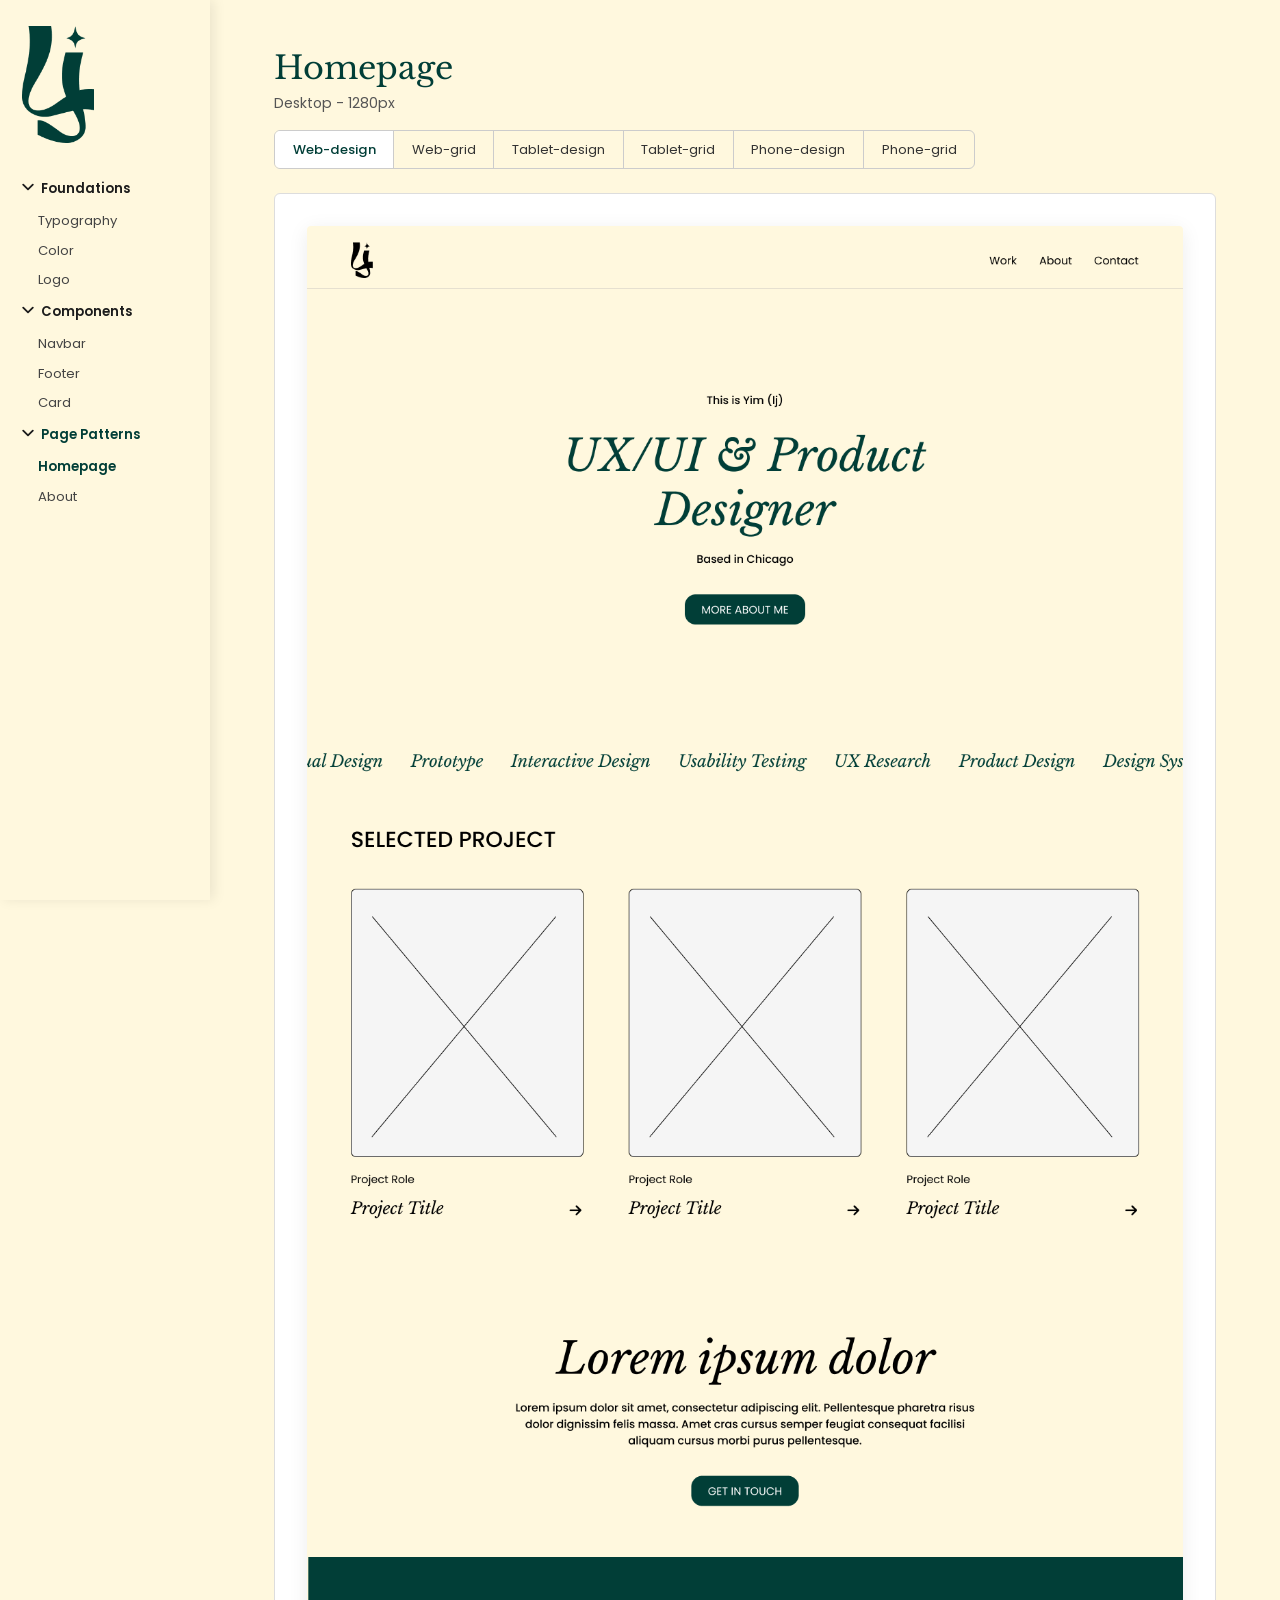
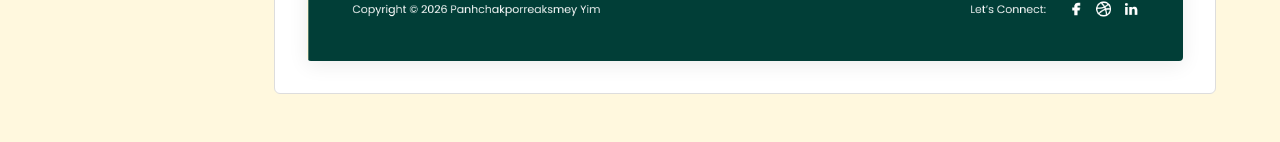
<file: subpages/homepage.html>
<!DOCTYPE html>
<html lang="en">
<head>
  <meta charset="UTF-8" />
  <meta name="viewport" content="width=device-width, initial-scale=1" />
  <title>Homepage — Sweater Weather Design System</title>
  <link rel="preconnect" href="https://fonts.googleapis.com" />
  <link rel="preconnect" href="https://fonts.gstatic.com" crossorigin />
  <link href="https://fonts.googleapis.com/css2?family=Libre+Baskerville:ital,wght@0,400;1,400&family=Poppins:wght@300;400;500;600&display=swap" rel="stylesheet" />
  <link rel="stylesheet" href="../css/mini-design.css" />
  <style>

    /* ── PAGE HEADER ───────────────────────────── */
    .component-page-header {
      margin-bottom: 1rem;
    }

    .component-page-header h1 {
      font-family: 'Libre Baskerville', serif;
      font-size: 2rem;
      font-weight: 400;
      color: #013E37;
      margin-bottom: 0.3rem;
    }

    .component-page-header p {
      font-family: 'Poppins', sans-serif;
      font-size: 0.88rem;
      color: #555;
      margin-bottom: 0;
    }

    /* ── TABS ──────────────────────────────────── */
    .tab-bar {
      display: flex;
      gap: 0;
      margin-bottom: 1.5rem;
      border: 1px solid #ccc;
      border-radius: 6px;
      overflow: hidden;
      width: fit-content;
    }

    .tab-btn {
      font-family: 'Poppins', sans-serif;
      font-size: 0.82rem;
      font-weight: 400;
      color: #333;
      background: transparent;
      border: none;
      border-right: 1px solid #ccc;
      padding: 0.55rem 1.1rem;
      cursor: pointer;
      transition: background 0.15s ease, color 0.15s ease;
    }

    .tab-btn:last-child {
      border-right: none;
    }

    .tab-btn:hover {
      background: #f0f0f0;
    }

    .tab-btn.active {
      background: #fff;
      font-weight: 500;
      color: #013E37;
    }

    /* ── PREVIEW FRAME ─────────────────────────── */
    .preview-frame {
      border-radius: 6px;
      overflow: hidden;
      display: flex;
      align-items: center;
      justify-content: center;
      min-height: 500px;
    }

    .preview-frame img {
      max-width: 100%;
      height: auto;
      display: block;
    }

    /* Hide all tab panels by default */
    .tab-panel {
      display: none;
    }

    .tab-panel.active {
      display: flex;
      align-items: center;
      justify-content: center;
    }

  </style>
</head>
<body>

  <!-- ── SIDEBAR ─────────────────────────────── -->
  <nav class="sidebar">

    <!-- LOGO -->
    <div class="sidebar-logo">
  <a href="https://yimpanhchakporreaksmey-crypto.github.io/designsystemphrasetwo-yim/" style="display:block; cursor:pointer;">
      <img src="../images/logo.png" alt="Logo" class="logo-img">
      </a>
    </div>

    <!-- FOUNDATIONS -->
    <div class="nav-group open">
      <div class="nav-group-toggle" onclick="toggleGroup(this)">
        <span class="chevron">
          <svg viewBox="0 0 10 6" fill="none" xmlns="http://www.w3.org/2000/svg">
            <path d="M1 1l4 4 4-4" stroke="#1c1c1c" stroke-width="1.5" stroke-linecap="round" stroke-linejoin="round"/>
          </svg>
        </span>
        Foundations
      </div>
      <ul class="nav-group-items">
        <li><a href="typography.html">Typography</a></li>
        <li><a href="color.html">Color</a></li>
        <li><a href="logo.html">Logo</a></li>
      </ul>
    </div>

    <!-- COMPONENTS -->
    <div class="nav-group open">
      <div class="nav-group-toggle" onclick="toggleGroup(this)">
        <span class="chevron">
          <svg viewBox="0 0 10 6" fill="none" xmlns="http://www.w3.org/2000/svg">
            <path d="M1 1l4 4 4-4" stroke="#1c1c1c" stroke-width="1.5" stroke-linecap="round" stroke-linejoin="round"/>
          </svg>
        </span>
        Components
      </div>
      <ul class="nav-group-items">
        <li><a href="navbar.html">Navbar</a></li>
        <li><a href="footer.html">Footer</a></li>
        <li><a href="card.html">Card</a></li>
      </ul>
    </div>

    <!-- PAGE PATTERNS -->
    <div class="nav-group open">
      <div class="nav-group-toggle" onclick="toggleGroup(this)">
        <span class="chevron">
          <svg viewBox="0 0 10 6" fill="none" xmlns="http://www.w3.org/2000/svg">
            <path d="M1 1l4 4 4-4" stroke="#1c1c1c" stroke-width="1.5" stroke-linecap="round" stroke-linejoin="round"/>
          </svg>
        </span>
        Page Patterns
      </div>
      <ul class="nav-group-items">
        <li><a href="homepage.html">Homepage</a></li>
        <li><a href="about.html">About</a></li>
      </ul>
    </div>

  </nav>

  <!-- ── MAIN CONTENT ────────────────────────── -->
  <main class="main">

    <!-- Page Header -->
    <div class="component-page-header">
      <h1>Homepage</h1>
      <p>Desktop - 1280px</p>
    </div>

    <!-- Tab Bar -->
    <div class="tab-bar">
      <button class="tab-btn active" onclick="switchTab(this, 'web-design')">Web-design</button>
      <button class="tab-btn" onclick="switchTab(this, 'web-grid')">Web-grid</button>
      <button class="tab-btn" onclick="switchTab(this, 'tablet-design')">Tablet-design</button>
      <button class="tab-btn" onclick="switchTab(this, 'tablet-grid')">Tablet-grid</button>
      <button class="tab-btn" onclick="switchTab(this, 'phone-design')">Phone-design</button>
      <button class="tab-btn" onclick="switchTab(this, 'phone-grid')">Phone-grid</button>
    </div>

    <!-- Web Design Tab -->
    <div class="preview-frame tab-panel active" id="web-design">
      <!-- REPLACE filename below with your actual image name -->
      <img src="../images/Homepage-Desktop 1280.png" alt="Homepage Desktop Design" />
    </div>

    <!-- Web Grid Tab -->
    <div class="preview-frame tab-panel" id="web-grid">
      <!-- REPLACE filename below with your actual image name -->
      <img src="../images/Homepage-Desktop-grid.png" alt="Homepage Web Grid" />
    </div>

    <!-- Tablet Design Tab -->
    <div class="preview-frame tab-panel" id="tablet-design">
      <img src="../images/Homepage-Tablet 834.png" alt="Homepage Tablet Design" />
    </div>

    <!-- Tablet Grid Tab -->
    <div class="preview-frame tab-panel" id="tablet-grid">
      <img src="../images/Homepage-Tablet-grid.png" alt="Homepage Tablet Grid" />
    </div>

    <!-- Phone Design Tab -->
    <div class="preview-frame tab-panel" id="phone-design">
      <img src="../images/Homepage-Mobile 402.png" alt="Homepage Phone Design" />
    </div>

    <!-- Phone Grid Tab -->
    <div class="preview-frame tab-panel" id="phone-grid">
      <img src="../images/Homepage-Mobile-grid.png" alt="Homepage Phone Grid" />
    </div>

  </main>

  <script>
    /* ── Auto highlight nav ─────────────────── */
    const currentPage = window.location.pathname.split('/').pop();
    document.querySelectorAll('.nav-group-items a').forEach(link => {
      link.classList.remove('active');
      if (link.getAttribute('href') === currentPage) {
        link.classList.add('active');
        const groupToggle = link.closest('.nav-group').querySelector('.nav-group-toggle');
        groupToggle.classList.add('group-active');
      }
    });

    function toggleGroup(toggleEl) {
      const group = toggleEl.closest('.nav-group');
      group.classList.toggle('open');
    }

    /* ── Tab switching ──────────────────────── */
    function switchTab(btn, panelId) {
      // Remove active from all buttons
      document.querySelectorAll('.tab-btn').forEach(b => b.classList.remove('active'));
      // Remove active from all panels
      document.querySelectorAll('.tab-panel').forEach(p => p.classList.remove('active'));
      // Set active on clicked button and matching panel
      btn.classList.add('active');
      document.getElementById(panelId).classList.add('active');
    }
  </script>

</body>
</html>
</file>
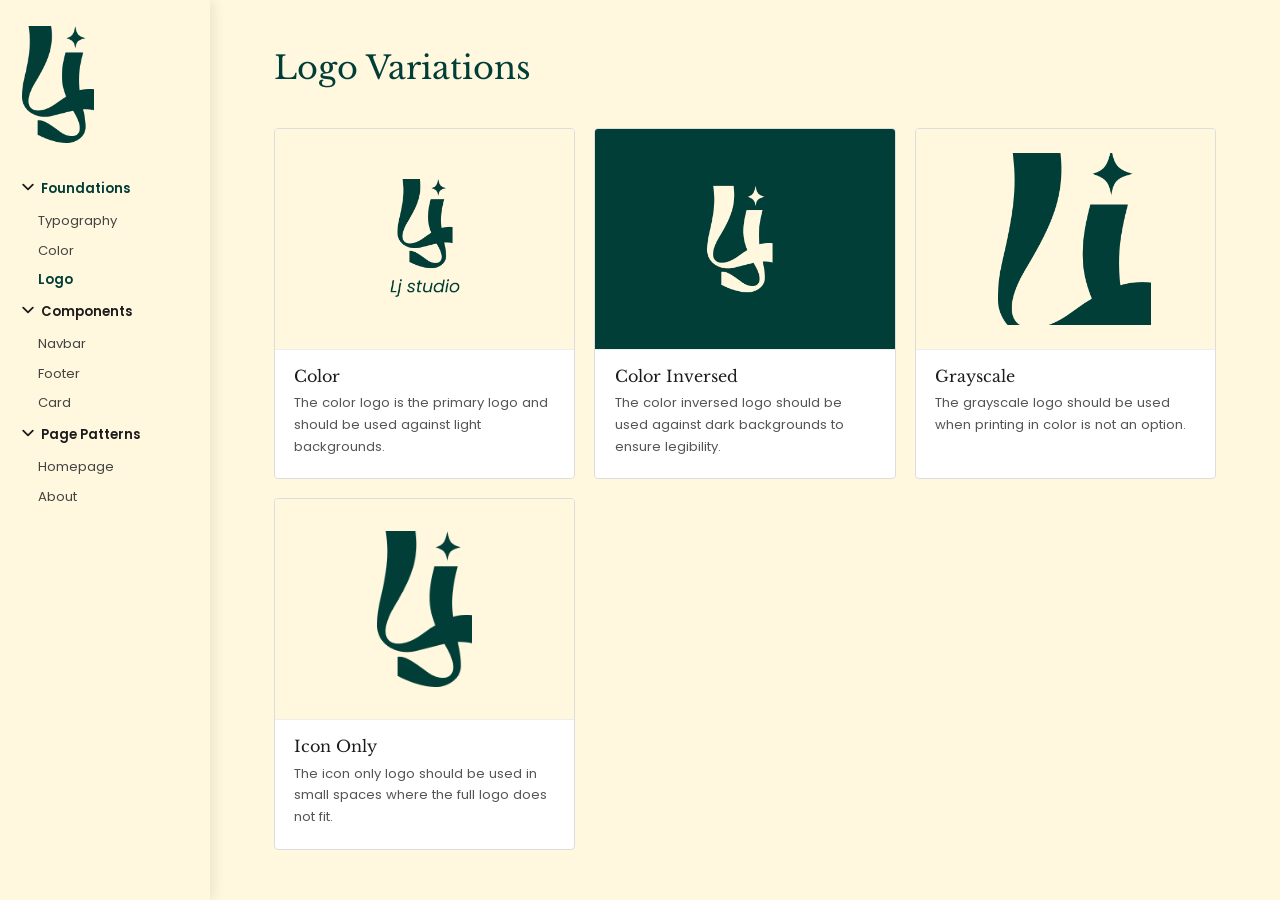
<file: subpages/logo.html>
<!DOCTYPE html>
<html lang="en">
<head>
  <meta charset="UTF-8" />
  <meta name="viewport" content="width=device-width, initial-scale=1" />
  <title>Logo — Sweater Weather Design System</title>
  <link rel="preconnect" href="https://fonts.googleapis.com" />
  <link rel="preconnect" href="https://fonts.gstatic.com" crossorigin />
  <link href="https://fonts.googleapis.com/css2?family=Libre+Baskerville:ital,wght@0,400;0,700;1,400&family=Poppins:ital,wght@0,400;0,500;0,600;1,400&display=swap" rel="stylesheet" />
  <link rel="stylesheet" href="../css/mini-design.css" />
  <style>

    /* ── LOGO PAGE HEADER ──────────────────────── */
    .logo-page-header {
      margin-bottom: 2.5rem;
    }

    .logo-page-header h1 {
      font-family: 'Libre Baskerville', serif;
      font-size: 2rem;
      font-weight: 400;
      color: #013E37;
    }

    /* ── LOGO GRID ─────────────────────────────── */
    .logo-grid {
      display: grid;
      grid-template-columns: repeat(3, 1fr);
      gap: 1.2rem;
      margin-bottom: 1.2rem;
    }

    /* ── LOGO CARD ─────────────────────────────── */
    .logo-card {
      border: 1px solid #ddd;
      border-radius: 4px;
      overflow: hidden;
      background: #fff;
    }

    /* Image display area */
    .logo-preview {
      width: 100%;
      height: 220px;
      display: flex;
      align-items: center;
      justify-content: center;
      overflow: hidden;
    }

    .logo-preview img {
      width: 100%;
      height: 100%;
      object-fit: cover;
    }

    /* Card text info */
    .logo-info {
      padding: 1rem 1.2rem 1.3rem 1.2rem;
      border-top: 1px solid #eee;
    }

    .logo-title {
      font-family: 'Libre Baskerville', serif;
      font-size: 1rem;
      font-weight: 400;
      color: #1c1c1c;
      margin-bottom: 0.4rem;
    }

    .logo-desc {
      font-family: 'Poppins', sans-serif;
      font-size: 0.82rem;
      color: #555;
      line-height: 1.65;
    }

    /* ── SECOND ROW — single card ──────────────── */
    .logo-grid-bottom {
      display: grid;
      grid-template-columns: repeat(3, 1fr);
      gap: 1.2rem;
    }

  </style>
</head>
<body>

  <!-- ── SIDEBAR ─────────────────────────────── -->
  <nav class="sidebar">

    <!-- LOGO -->
    <div class="sidebar-logo">
  <a href="https://yimpanhchakporreaksmey-crypto.github.io/designsystemphrasetwo-yim/" style="display:block; cursor:pointer;">
          <img src="../images/logo.png" alt="Logo" class="logo-img">
        </a>
    </div>

    <!-- FOUNDATIONS -->
    <div class="nav-group open">
      <div class="nav-group-toggle" onclick="toggleGroup(this)">
        <span class="chevron">
          <svg viewBox="0 0 10 6" fill="none" xmlns="http://www.w3.org/2000/svg">
            <path d="M1 1l4 4 4-4" stroke="#1c1c1c" stroke-width="1.5" stroke-linecap="round" stroke-linejoin="round"/>
          </svg>
        </span>
        Foundations
      </div>
      <ul class="nav-group-items">
        <li><a href="typography.html">Typography</a></li>
        <li><a href="color.html">Color</a></li>
        <li><a href="logo.html">Logo</a></li>
      </ul>
    </div>

    <!-- COMPONENTS -->
    <div class="nav-group open">
      <div class="nav-group-toggle" onclick="toggleGroup(this)">
        <span class="chevron">
          <svg viewBox="0 0 10 6" fill="none" xmlns="http://www.w3.org/2000/svg">
            <path d="M1 1l4 4 4-4" stroke="#1c1c1c" stroke-width="1.5" stroke-linecap="round" stroke-linejoin="round"/>
          </svg>
        </span>
        Components
      </div>
      <ul class="nav-group-items">
        <li><a href="navbar.html">Navbar</a></li>
        <li><a href="footer.html">Footer</a></li>
        <li><a href="card.html">Card</a></li>
      </ul>
    </div>

    <!-- PAGE PATTERNS -->
    <div class="nav-group open">
      <div class="nav-group-toggle" onclick="toggleGroup(this)">
        <span class="chevron">
          <svg viewBox="0 0 10 6" fill="none" xmlns="http://www.w3.org/2000/svg">
            <path d="M1 1l4 4 4-4" stroke="#1c1c1c" stroke-width="1.5" stroke-linecap="round" stroke-linejoin="round"/>
          </svg>
        </span>
        Page Patterns
      </div>
      <ul class="nav-group-items">
        <li><a href="homepage.html">Homepage</a></li>
        <li><a href="about.html">About</a></li>
      </ul>
    </div>

  </nav>

  <!-- ── MAIN CONTENT ────────────────────────── -->
  <main class="main">

    <div class="logo-page-header">
      <h1>Logo Variations</h1>
    </div>

    <!-- TOP ROW — 3 cards -->
    <div class="logo-grid">

      <!-- Card 1: Color logo on light background -->
      <div class="logo-card">
        <div class="logo-preview" style="background-color: #FFF8DE;">
        <img src="../images/logotext-green-yellow.png" alt="Color Logo" style="width: 100%; height: 100%; object-fit: contain;" />
        </div>
        <div class="logo-info">
          <div class="logo-title">Color</div>
          <div class="logo-desc">The color logo is the primary logo and should be used against light backgrounds.</div>
        </div>
      </div>

      <!-- Card 2: Logo on green background -->
      <div class="logo-card">
        <div class="logo-preview" style="background-color: #013E37;">
        <img src="../images/logogreenbackground.png" alt="Inversed Logo" style="width: 100%; height: 100%; object-fit: contain;" />
        </div>
        <div class="logo-info">
          <div class="logo-title">Color Inversed</div>
          <div class="logo-desc">The color inversed logo should be used against dark backgrounds to ensure legibility.</div>
        </div>
      </div>

      <!-- Card 3: Logo on cream background (cropped/detail) -->
      <div class="logo-card">
        <div class="logo-preview" style="background-color: #FFF8DE;">
        <img src="../images/background-black-yellow.png" alt="Grayscale Logo" style="width: 100%; height: 100%; object-fit: contain;" />
        </div>
        <div class="logo-info">
          <div class="logo-title">Grayscale</div>
          <div class="logo-desc">The grayscale logo should be used when printing in color is not an option.</div>
        </div>
      </div>

    </div>

    <!-- BOTTOM ROW — 1 card -->
    <div class="logo-grid-bottom">

      <!-- Card 4: Icon only -->
      <div class="logo-card">
        <div class="logo-preview" style="background-color: #FFF8DE; padding: 2rem;">
          <img src="../images/logo.png" alt="Icon Only Logo" style="object-fit: contain;" />
        </div>
        <div class="logo-info">
          <div class="logo-title">Icon Only</div>
          <div class="logo-desc">The icon only logo should be used in small spaces where the full logo does not fit.</div>
        </div>
      </div>

    </div>

  </main>

  <script>
    const currentPage = window.location.pathname.split('/').pop();
    document.querySelectorAll('.nav-group-items a').forEach(link => {
      link.classList.remove('active');
      if (link.getAttribute('href') === currentPage) {
        link.classList.add('active');
        const groupToggle = link.closest('.nav-group').querySelector('.nav-group-toggle');
        groupToggle.classList.add('group-active');
      }
    });

    function toggleGroup(toggleEl) {
      const group = toggleEl.closest('.nav-group');
      group.classList.toggle('open');
    }
  </script>

</body>
</html>
</file>
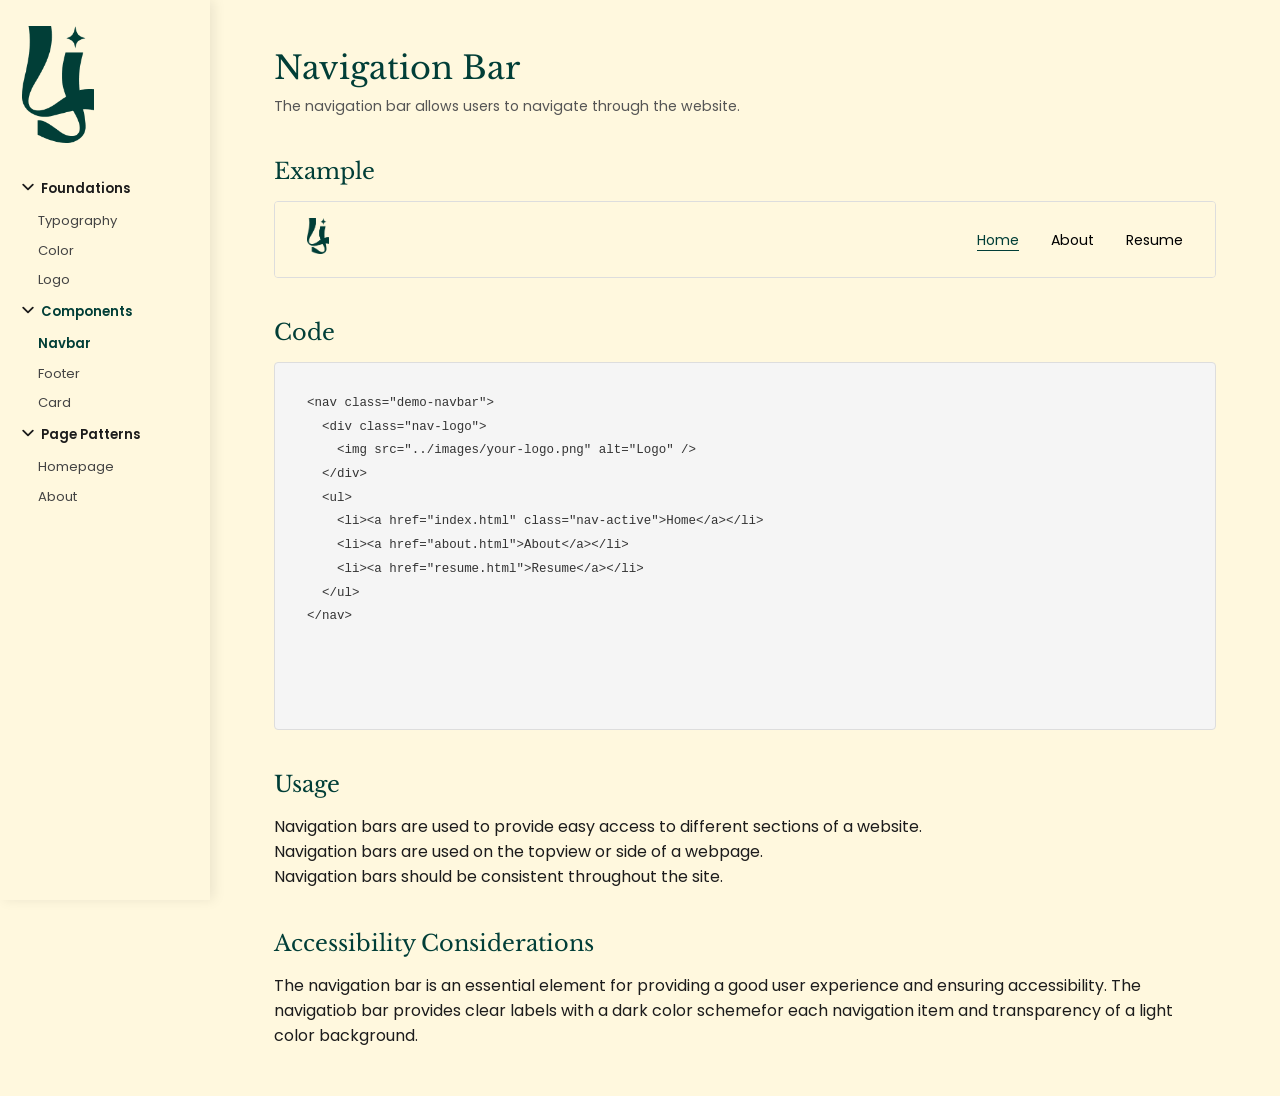
<file: subpages/navbar.html>
<!DOCTYPE html>
<html lang="en">
<head>
  <meta charset="UTF-8" />
  <meta name="viewport" content="width=device-width, initial-scale=1" />
  <title>Navbar — Sweater Weather Design System</title>
  <link rel="preconnect" href="https://fonts.googleapis.com" />
  <link rel="preconnect" href="https://fonts.gstatic.com" crossorigin />
  <link href="https://fonts.googleapis.com/css2?family=Libre+Baskerville:ital,wght@0,400;0,700;1,400&family=Poppins:ital,wght@0,400;0,500;0,600;1,400&display=swap" rel="stylesheet" />
  <link rel="stylesheet" href="../css/mini-design.css" />
  <style>

    /* ── PAGE HEADER ───────────────────────────── */
    .component-page-header {
      margin-bottom: 0.5rem;
    }

    .component-page-header h1 {
      font-family: 'Libre Baskerville', serif;
      font-size: 2rem;
      font-weight: 400;
      color: #013E37;
      margin-bottom: 0.5rem;
    }

    .component-page-header p {
      font-family: 'Poppins', sans-serif;
      font-size: 0.88rem;
      color: #555;
      margin-bottom: 2rem;
    }

    /* ── SECTION TITLES (Example, Code) ────────── */
    .section-title {
      font-family: 'Libre Baskerville', serif;
      font-size: 1.4rem;
      font-weight: 400;
      color: #013E37;
      margin-bottom: 1rem;
    }

    /* ── EXAMPLE BOX ───────────────────────────── */
    .example-box {
      border: 1px solid #ddd;
      border-radius: 4px;
      overflow: hidden;
      margin-bottom: 2.5rem;
      background: #fff;
    }

    /* ── ACTUAL NAVBAR BEING DEMONSTRATED ──────── */
    .demo-navbar {
      display: flex;
      align-items: center;
      justify-content: space-between;
      background-color: #FFF8DE;
      padding: 1rem 2rem;
      width: 100%;
    }

    .demo-navbar .nav-logo img {
      height: 36px;
      width: auto;
    }

    .demo-navbar ul {
      list-style: none;
      display: flex;
      gap: 2rem;
      margin: 0;
      padding: 0;
    }

    .demo-navbar ul li a {
      font-family: 'Poppins', sans-serif;
      font-size: 0.88rem;
      font-weight: 400;
      color: #000000;
      text-decoration: none;
      transition: color 0.15s ease;
    }

    .demo-navbar ul li a:hover {
      color: #013E37;
    }

    .demo-navbar ul li a.nav-active {
      color: #013E37;
      text-decoration: underline;
      text-underline-offset: 0.3rem;
    }

    /* ── CODE BOX ──────────────────────────────── */
    .code-box {
      background: #f5f5f5;
      border: 1px solid #ddd;
      border-radius: 4px;
      padding: 1.8rem 2rem;
      overflow-x: auto;
    }

    .code-box pre {
      font-family: 'Courier New', monospace;
      font-size: 0.78rem;
      line-height: 1.9;
      color: #333;
      margin: 0;
      white-space: pre;
    }

  </style>
</head>
<body>

  <!-- ── SIDEBAR ─────────────────────────────── -->
  <nav class="sidebar">

    <!-- LOGO -->
    <div class="sidebar-logo">
  <a href="https://yimpanhchakporreaksmey-crypto.github.io/designsystemphrasetwo-yim/" style="display:block; cursor:pointer;">
          <img src="../images/logo.png" alt="Logo" class="logo-img">
        </a>
    </div>

    <!-- FOUNDATIONS -->
    <div class="nav-group open">
      <div class="nav-group-toggle" onclick="toggleGroup(this)">
        <span class="chevron">
          <svg viewBox="0 0 10 6" fill="none" xmlns="http://www.w3.org/2000/svg">
            <path d="M1 1l4 4 4-4" stroke="#1c1c1c" stroke-width="1.5" stroke-linecap="round" stroke-linejoin="round"/>
          </svg>
        </span>
        Foundations
      </div>
      <ul class="nav-group-items">
        <li><a href="typography.html">Typography</a></li>
        <li><a href="color.html">Color</a></li>
        <li><a href="logo.html">Logo</a></li>
      </ul>
    </div>

    <!-- COMPONENTS -->
    <div class="nav-group open">
      <div class="nav-group-toggle" onclick="toggleGroup(this)">
        <span class="chevron">
          <svg viewBox="0 0 10 6" fill="none" xmlns="http://www.w3.org/2000/svg">
            <path d="M1 1l4 4 4-4" stroke="#1c1c1c" stroke-width="1.5" stroke-linecap="round" stroke-linejoin="round"/>
          </svg>
        </span>
        Components
      </div>
      <ul class="nav-group-items">
        <li><a href="navbar.html">Navbar</a></li>
        <li><a href="footer.html">Footer</a></li>
        <li><a href="card.html">Card</a></li>
      </ul>
    </div>

    <!-- PAGE PATTERNS -->
    <div class="nav-group open">
      <div class="nav-group-toggle" onclick="toggleGroup(this)">
        <span class="chevron">
          <svg viewBox="0 0 10 6" fill="none" xmlns="http://www.w3.org/2000/svg">
            <path d="M1 1l4 4 4-4" stroke="#1c1c1c" stroke-width="1.5" stroke-linecap="round" stroke-linejoin="round"/>
          </svg>
        </span>
        Page Patterns
      </div>
      <ul class="nav-group-items">
        <li><a href="homepage.html">Homepage</a></li>
        <li><a href="about.html">About</a></li>
      </ul>
    </div>

  </nav>

  <!-- ── MAIN CONTENT ────────────────────────── -->
  <main class="main">

    <!-- Page Header -->
    <div class="component-page-header">
      <h1>Navigation Bar</h1>
      <p>The navigation bar allows users to navigate through the website.</p>
    </div>

    <!-- Example Section -->
    <div class="section-title">Example</div>
    <div class="example-box">
      <nav class="demo-navbar">
        <div class="nav-logo">
          <img src="../images/logo.png" alt="Logo" />
        </div>
        <ul>
          <li><a href="#" class="nav-active">Home</a></li>
          <li><a href="#">About</a></li>
          <li><a href="#">Resume</a></li>
        </ul>
      </nav>
    </div>

    <!-- Code Section -->
    <div class="section-title">Code</div>
    <div class="code-box">
      <pre>
&lt;nav class="demo-navbar"&gt;
  &lt;div class="nav-logo"&gt;
    &lt;img src="../images/your-logo.png" alt="Logo" /&gt;
  &lt;/div&gt;
  &lt;ul&gt;
    &lt;li&gt;&lt;a href="index.html" class="nav-active"&gt;Home&lt;/a&gt;&lt;/li&gt;
    &lt;li&gt;&lt;a href="about.html"&gt;About&lt;/a&gt;&lt;/li&gt;
    &lt;li&gt;&lt;a href="resume.html"&gt;Resume&lt;/a&gt;&lt;/li&gt;
  &lt;/ul&gt;
&lt;/nav&gt;


      </pre>
    </div>

    <!-- usage Section -->
    <div class="section-title">Usage</div>
    <div>
      
    
    <p>Navigation bars are used to provide easy access to different sections of a website.</p>
    <p>Navigation bars are used on the topview or side of a webpage.</p>
    <p>Navigation bars should be consistent throughout the site.</p>

    </div>

    <!-- Accessibility Considerations  Section -->
    <div class="section-title">Accessibility Considerations</div>
    <div>
      
    <p>The navigation bar is an essential element for providing a good user experience and ensuring accessibility. The navigatiob bar provides clear labels with a dark color schemefor each navigation item and transparency of a light color background.</p>
    
    </div>

  </main>

  <script>
    const currentPage = window.location.pathname.split('/').pop();
    document.querySelectorAll('.nav-group-items a').forEach(link => {
      link.classList.remove('active');
      if (link.getAttribute('href') === currentPage) {
        link.classList.add('active');
        const groupToggle = link.closest('.nav-group').querySelector('.nav-group-toggle');
        groupToggle.classList.add('group-active');
      }
    });

    function toggleGroup(toggleEl) {
      const group = toggleEl.closest('.nav-group');
      group.classList.toggle('open');
    }
  </script>

</body>
</html>
</file>
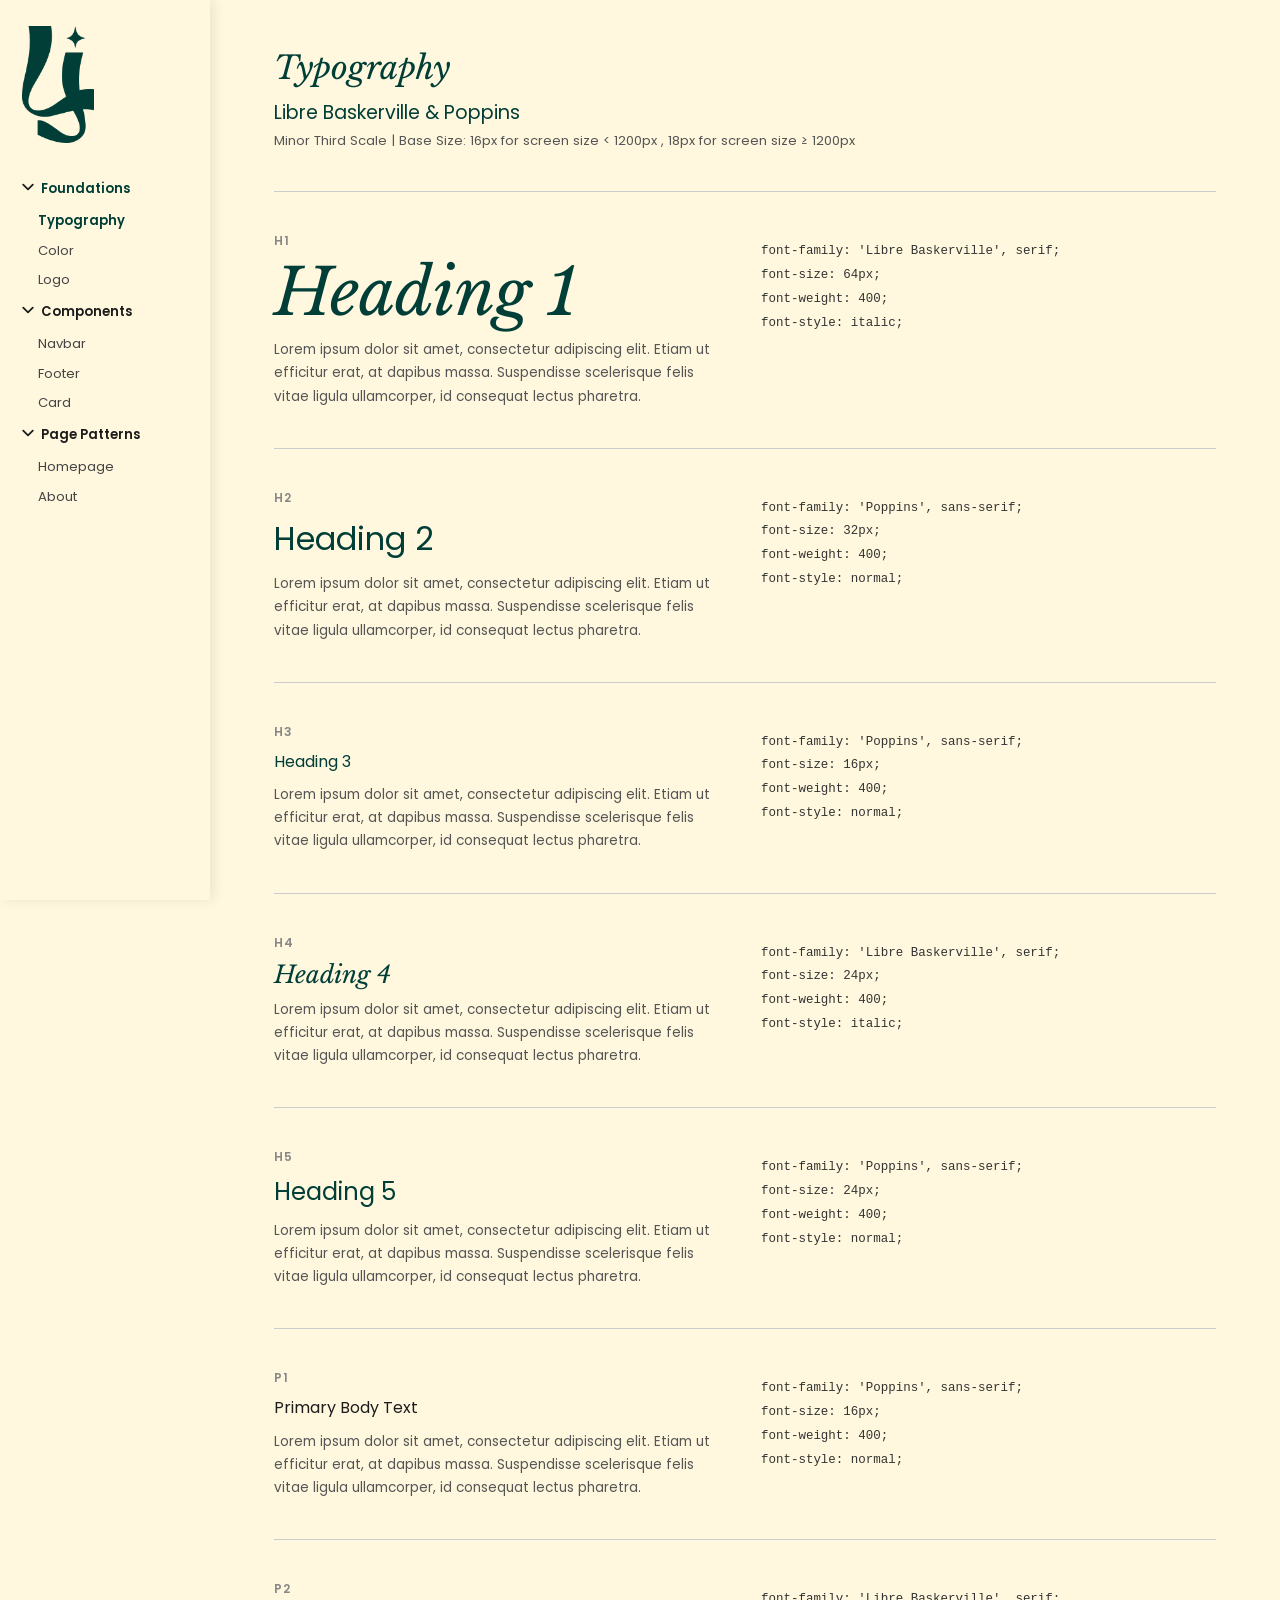
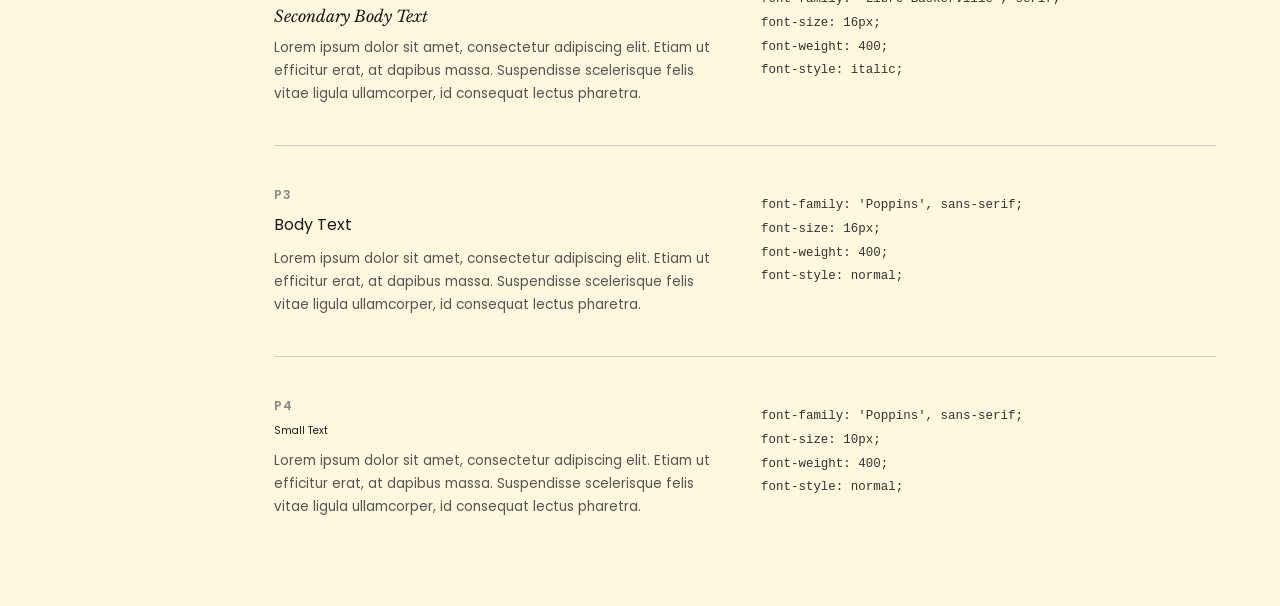
<file: subpages/typography.html>
<!DOCTYPE html>
<html lang="en">
<head>
  <meta charset="UTF-8" />
  <meta name="viewport" content="width=device-width, initial-scale=1" />
  <title>Typography — Sweater Weather Design System</title>
  <link rel="preconnect" href="https://fonts.googleapis.com" />
  <link rel="preconnect" href="https://fonts.gstatic.com" crossorigin />
  <link href="https://fonts.googleapis.com/css2?family=Libre+Baskerville:ital,wght@0,400;0,700;1,400&family=Poppins:ital,wght@0,400;0,500;0,600;1,400&display=swap" rel="stylesheet" />
  <link rel="stylesheet" href="../css/mini-design.css" />
</head>
<body>

  <!-- ── SIDEBAR ─────────────────────────────── -->
  <nav class="sidebar">

    <!-- LOGO -->
    <div class="sidebar-logo">
  <a href="https://yimpanhchakporreaksmey-crypto.github.io/designsystemphrasetwo-yim/" style="display:block; cursor:pointer;">
        <img src="../images/logo.png" alt="Logo" class="logo-img">
      </a>
    </div>

    <!-- FOUNDATIONS -->
    <div class="nav-group open">
      <div class="nav-group-toggle" onclick="toggleGroup(this)">
        <span class="chevron">
          <svg viewBox="0 0 10 6" fill="none" xmlns="http://www.w3.org/2000/svg">
            <path d="M1 1l4 4 4-4" stroke="#1c1c1c" stroke-width="1.5" stroke-linecap="round" stroke-linejoin="round"/>
          </svg>
        </span>
        Foundations
      </div>
      <ul class="nav-group-items">
        <li><a href="typography.html">Typography</a></li>
        <li><a href="color.html">Color</a></li>
        <li><a href="logo.html">Logo</a></li>
      </ul>
    </div>

    <!-- COMPONENTS -->
    <div class="nav-group open">
      <div class="nav-group-toggle" onclick="toggleGroup(this)">
        <span class="chevron">
          <svg viewBox="0 0 10 6" fill="none" xmlns="http://www.w3.org/2000/svg">
            <path d="M1 1l4 4 4-4" stroke="#1c1c1c" stroke-width="1.5" stroke-linecap="round" stroke-linejoin="round"/>
          </svg>
        </span>
        Components
      </div>
      <ul class="nav-group-items">
        <li><a href="navbar.html">Navbar</a></li>
        <li><a href="footer.html">Footer</a></li>
        <li><a href="card.html">Card</a></li>
      </ul>
    </div>

    <!-- PAGE PATTERNS -->
    <div class="nav-group open">
      <div class="nav-group-toggle" onclick="toggleGroup(this)">
        <span class="chevron">
          <svg viewBox="0 0 10 6" fill="none" xmlns="http://www.w3.org/2000/svg">
            <path d="M1 1l4 4 4-4" stroke="#1c1c1c" stroke-width="1.5" stroke-linecap="round" stroke-linejoin="round"/>
          </svg>
        </span>
        Page Patterns
      </div>
      <ul class="nav-group-items">
        <li><a href="homepage.html">Homepage</a></li>
        <li><a href="about.html">About</a></li>
      </ul>
    </div>

  </nav>

  <!-- ── MAIN CONTENT ────────────────────────── -->
  <main class="main">

    <!-- Page Header -->
    <div class="type-page-header">
      <h1>Typography</h1>
      <h2>Libre Baskerville &amp; Poppins</h2>
      <p>Minor Third Scale | Base Size: 16px for screen size &lt; 1200px , 18px for screen size ≥ 1200px</p>
    </div>

    <!-- H1 -->
    <div class="type-row">
      <div class="type-specimen">
        <div class="type-label">H1</div>
        <div class="specimen-h1">Heading 1</div>
        <p class="type-lorem">Lorem ipsum dolor sit amet, consectetur adipiscing elit. Etiam ut efficitur erat, at dapibus massa. Suspendisse scelerisque felis vitae ligula ullamcorper, id consequat lectus pharetra.</p>
      </div>
      <div class="type-code">
        font-family: 'Libre Baskerville', serif;<br>
        font-size: 64px;<br>
        font-weight: 400;<br>
        font-style: italic;
      </div>
    </div>

    <!-- H2 -->
    <div class="type-row">
      <div class="type-specimen">
        <div class="type-label">H2</div>
        <div class="specimen-h2">Heading 2</div>
        <p class="type-lorem">Lorem ipsum dolor sit amet, consectetur adipiscing elit. Etiam ut efficitur erat, at dapibus massa. Suspendisse scelerisque felis vitae ligula ullamcorper, id consequat lectus pharetra.</p>
      </div>
      <div class="type-code">
        font-family: 'Poppins', sans-serif;<br>
        font-size: 32px;<br>
        font-weight: 400;<br>
        font-style: normal;
      </div>
    </div>

    <!-- H3 -->
    <div class="type-row">
      <div class="type-specimen">
        <div class="type-label">H3</div>
        <div class="specimen-h3">Heading 3</div>
        <p class="type-lorem">Lorem ipsum dolor sit amet, consectetur adipiscing elit. Etiam ut efficitur erat, at dapibus massa. Suspendisse scelerisque felis vitae ligula ullamcorper, id consequat lectus pharetra.</p>
      </div>
      <div class="type-code">
        font-family: 'Poppins', sans-serif;<br>
        font-size: 16px;<br>
        font-weight: 400;<br>
        font-style: normal;
      </div>
    </div>

    <!-- H4 -->
    <div class="type-row">
      <div class="type-specimen">
        <div class="type-label">H4</div>
        <div class="specimen-h4">Heading 4</div>
        <p class="type-lorem">Lorem ipsum dolor sit amet, consectetur adipiscing elit. Etiam ut efficitur erat, at dapibus massa. Suspendisse scelerisque felis vitae ligula ullamcorper, id consequat lectus pharetra.</p>
      </div>
      <div class="type-code">
        font-family: 'Libre Baskerville', serif;<br>
        font-size: 24px;<br>
        font-weight: 400;<br>
        font-style: italic;
      </div>
    </div>

    <!-- H5 -->
    <div class="type-row">
      <div class="type-specimen">
        <div class="type-label">H5</div>
        <div class="specimen-h5">Heading 5</div>
        <p class="type-lorem">Lorem ipsum dolor sit amet, consectetur adipiscing elit. Etiam ut efficitur erat, at dapibus massa. Suspendisse scelerisque felis vitae ligula ullamcorper, id consequat lectus pharetra.</p>
      </div>
      <div class="type-code">
        font-family: 'Poppins', sans-serif;<br>
        font-size: 24px;<br>
        font-weight: 400;<br>
        font-style: normal;
      </div>
    </div>

    <!-- P1 -->
    <div class="type-row">
      <div class="type-specimen">
        <div class="type-label">P1</div>
        <div class="specimen-p1">Primary Body Text</div>
        <p class="type-lorem">Lorem ipsum dolor sit amet, consectetur adipiscing elit. Etiam ut efficitur erat, at dapibus massa. Suspendisse scelerisque felis vitae ligula ullamcorper, id consequat lectus pharetra.</p>
      </div>
      <div class="type-code">
        font-family: 'Poppins', sans-serif;<br>
        font-size: 16px;<br>
        font-weight: 400;<br>
        font-style: normal;
      </div>
    </div>

    <!-- P2 -->
    <div class="type-row">
      <div class="type-specimen">
        <div class="type-label">P2</div>
        <div class="specimen-p2">Secondary Body Text</div>
        <p class="type-lorem">Lorem ipsum dolor sit amet, consectetur adipiscing elit. Etiam ut efficitur erat, at dapibus massa. Suspendisse scelerisque felis vitae ligula ullamcorper, id consequat lectus pharetra.</p>
      </div>
      <div class="type-code">
        font-family: 'Libre Baskerville', serif;<br>
        font-size: 16px;<br>
        font-weight: 400;<br>
        font-style: italic;
      </div>
    </div>

    <!-- P3 -->
    <div class="type-row">
      <div class="type-specimen">
        <div class="type-label">P3</div>
        <div class="specimen-p3">Body Text</div>
        <p class="type-lorem">Lorem ipsum dolor sit amet, consectetur adipiscing elit. Etiam ut efficitur erat, at dapibus massa. Suspendisse scelerisque felis vitae ligula ullamcorper, id consequat lectus pharetra.</p>
      </div>
      <div class="type-code">
        font-family: 'Poppins', sans-serif;<br>
        font-size: 16px;<br>
        font-weight: 400;<br>
        font-style: normal;
      </div>
    </div>

    <!-- P4 -->
    <div class="type-row">
      <div class="type-specimen">
        <div class="type-label">P4</div>
        <div class="specimen-p4">Small Text</div>
        <p class="type-lorem">Lorem ipsum dolor sit amet, consectetur adipiscing elit. Etiam ut efficitur erat, at dapibus massa. Suspendisse scelerisque felis vitae ligula ullamcorper, id consequat lectus pharetra.</p>
      </div>
      <div class="type-code">
        font-family: 'Poppins', sans-serif;<br>
        font-size: 10px;<br>
        font-weight: 400;<br>
        font-style: normal;
      </div>
    </div>

  </main>

  <script>
    const currentPage = window.location.pathname.split('/').pop();
    document.querySelectorAll('.nav-group-items a').forEach(link => {
      link.classList.remove('active');
      if (link.getAttribute('href') === currentPage) {
        link.classList.add('active');
        const groupToggle = link.closest('.nav-group').querySelector('.nav-group-toggle');
        groupToggle.classList.add('group-active');
      }
    });

    function toggleGroup(toggleEl) {
      const group = toggleEl.closest('.nav-group');
      group.classList.toggle('open');
    }
  </script>

</body>
</html>
</file>
<file: css/mini-design.css>
/* ── RESET ─────────────────────────────────────── */
*, *::before, *::after {
  box-sizing: border-box;
  margin: 0;
  padding: 0;
}

/* ── VARIABLES ─────────────────────────────────── */
:root {
  --font-sans: 'Poppins', sans-serif;
  --font-serif: 'EB Garamond', serif;
  --sidebar-w: 210px;
  --bg-sidebar: #FFF8DE;
  --bg-main: #FFF8DE;
  --text-dark: #1c1c1c;
  --text-mid: #444;
  --accent: #013E37;
}

/* ── BASE ──────────────────────────────────────── */
body {
  font-family: var(--font-sans);
  background: var(--bg-main);
  color: var(--text-dark);
  display: flex;
  min-height: 100vh;
}

/* ── SIDEBAR ───────────────────────────────────── */
.sidebar {
  width: var(--sidebar-w);
  min-height: 100vh;
  background: var(--bg-sidebar);
  display: flex;
  flex-direction: column;
  padding: 1.6rem 0 2rem 0;
  position: fixed;
  top: 0;
  left: 0;
  overflow-y: auto;
  box-shadow: 4px 0 12px rgba(0, 0, 0, 0.08);
}

/* ── LOGO ──────────────────────────────────────── */
.sidebar-logo {
  padding: 0 1.4rem 1.8rem 1.4rem;
}
.sidebar-logo a {
  display: block;
  cursor: pointer;
  text-decoration: none;
}
.logo-img {
  width: 72px;
  height: auto;
  display: block;
}
/* SVG logo sizing */
.logo-svg {
  width: 72px;
  height: auto;
  display: block;
}

/* Image logo sizing — used when you swap in a real image */
.logo-img {
  width: 72px;
  height: auto;
  display: block;
}

/* ── NAV GROUP ─────────────────────────────────── */
.nav-group {
  width: 100%;
}

/* Group label / toggle button */
.nav-group-toggle {
  display: flex;
  align-items: center;
  gap: 0.4rem;
  padding: 0.45rem 1.4rem;
  font-family: var(--font-sans);
  font-size: 0.82rem;
  font-weight: 600;
  color: var(--text-dark);
  cursor: pointer;
  user-select: none;
}

/* Highlight group label when a child page is active */
.nav-group-toggle.group-active {
  color: #013E37;;
}

/* Chevron icon */
.nav-group-toggle .chevron svg {
  width: 12px;
  height: 12px;
  transition: transform 0.2s ease;
}

/* Rotate chevron when collapsed */
.nav-group:not(.open) .chevron svg {
  transform: rotate(-90deg);
}

/* Hide items when collapsed */
.nav-group:not(.open) .nav-group-items {
  display: none;
}

/* ── NAV LINKS ─────────────────────────────────── */
.nav-group-items {
  list-style: none;
}

.nav-group-items li a {
  display: block;
  font-family: var(--font-sans);
  font-size: 0.82rem;
  font-weight: 400;
  color: var(--text-mid);
  text-decoration: none;
  padding: 0.3rem 1.4rem 0.3rem 2.4rem;
  transition: color 0.12s ease;
}

.nav-group-items li a:hover {
  color: #013E37;   
}

/* Active link — current page */
.nav-group-items li a.active {
  color: #013E37;
  font-weight: 600;
}

/* ── MAIN CONTENT ──────────────────────────────── */
.main {
  margin-left: var(--sidebar-w);
  flex: 1;
  padding: 3rem 4rem;
}

.main h1 {
  font-family: var(--font-serif);
  font-size: 2.5rem;
  font-weight: 400;
}

/* ── MAIN PAGE CONTENT ─────────────────────────── */
.main h1 {
  font-family: var(--font-serif);
  font-size: 2.5rem;
  font-weight: 400;
  color: #013E37;
  margin-bottom: 2.5rem;
}

.intro-section {
  margin-bottom: 2rem;
  max-width: 680px;
}

.intro-section h2 {
  font-family: var(--font-sans);
  font-size: 1rem;
  font-weight: 600;
  color: #013E37;
  margin-bottom: 0.5rem;
  text-transform: uppercase;
  letter-spacing: 0.05em;
}

.intro-section p {
  font-family: var(--font-sans);
  font-size: 0.92rem;
  font-weight: 400;
  color: var(--text-mid);
  line-height: 1.7;
}

/* ══════════════════════════════════════════════
   TYPOGRAPHY PAGE STYLES
══════════════════════════════════════════════ */

.type-page-header {
  margin-bottom: 2.5rem;
}

.type-page-header h1 {
  font-family: 'Libre Baskerville', serif;
  font-size: 2rem;
  font-weight: 400;
  font-style: italic;
  color: #013E37;
  margin-bottom: 0.6rem;
}

.type-page-header h2 {
  font-family: 'Poppins', sans-serif;
  font-size: 1.2rem;
  font-weight: 400;
  color: #013E37;
  margin-bottom: 0.3rem;
}

.type-page-header p {
  font-family: 'Poppins', sans-serif;
  font-size: 0.82rem;
  color: #555;
}

.type-row {
  display: grid;
  grid-template-columns: 1fr 1fr;
  gap: 2rem;
  align-items: start;
  padding: 2.5rem 0;
  border-top: 1px solid #ccc;
}

.type-label {
  font-family: 'Poppins', sans-serif;
  font-size: 0.75rem;
  font-weight: 600;
  text-transform: uppercase;
  letter-spacing: 0.08em;
  color: #888;
  margin-bottom: 0.5rem;
}

.type-lorem {
  font-family: 'Poppins', sans-serif;
  font-size: 0.85rem;
  color: #555;
  line-height: 1.7;
  margin-top: 0.6rem;
}

.type-code {
  font-family: 'Courier New', monospace;
  font-size: 0.78rem;
  line-height: 1.9;
  color: #333;
  padding-top: 0.5rem;
}

.specimen-h1 {
  font-family: 'Libre Baskerville', serif;
  font-size: 64px;
  font-weight: 400;
  font-style: italic;
  color: #013E37;
  line-height: 1.1;
}

.specimen-h2 {
  font-family: 'Poppins', sans-serif;
  font-size: 32px;
  font-weight: 400;
  font-style: normal;
  color: #013E37;
}

.specimen-h3 {
  font-family: 'Poppins', sans-serif;
  font-size: 16px;
  font-weight: 400;
  font-style: normal;
  color: #013E37;
}

.specimen-h4 {
  font-family: 'Libre Baskerville', serif;
  font-size: 24px;
  font-weight: 400;
  font-style: italic;
  color: #013E37;
}

.specimen-h5 {
  font-family: 'Poppins', sans-serif;
  font-size: 24px;
  font-weight: 400;
  font-style: normal;
  color: #013E37;
}

.specimen-p1 {
  font-family: 'Poppins', sans-serif;
  font-size: 16px;
  font-weight: 400;
  font-style: normal;
  color: #1c1c1c;
}

.specimen-p2 {
  font-family: 'Libre Baskerville', serif;
  font-size: 16px;
  font-weight: 400;
  font-style: italic;
  color: #1c1c1c;
}

.specimen-p3 {
  font-family: 'Poppins', sans-serif;
  font-size: 16px;
  font-weight: 400;
  font-style: normal;
  color: #1c1c1c;
}

.specimen-p4 {
  font-family: 'Poppins', sans-serif;
  font-size: 10px;
  font-weight: 400;
  font-style: normal;
  color: #1c1c1c;
}

/* ══════════════════════════════════════════════
   COLOR PAGE STYLES
══════════════════════════════════════════════ */

.color-page-header {
  margin-bottom: 2.5rem;
}

.color-page-header h1 {
  font-family: 'Libre Baskerville', serif;
  font-size: 2rem;
  font-weight: 400;
  color: #013E37;
}

.color-section {
  margin-bottom: 3rem;
}

.color-section-title {
  font-family: 'Libre Baskerville', serif;
  font-size: 1.4rem;
  font-weight: 400;
  color: #013E37;
  margin-bottom: 1.5rem;
}

.color-grid {
  display: grid;
  grid-template-columns: repeat(4, 1fr);
  gap: 1.2rem;
}

.color-card {
  border: 1px solid #ddd;
  border-radius: 4px;
  overflow: hidden;
  background: #fff;
}

.color-swatch {
  width: 100%;
  height: 160px;
}

.color-info {
  padding: 1rem 1.1rem 1.2rem 1.1rem;
}

.color-name {
  font-family: 'Libre Baskerville', serif;
  font-size: 1rem;
  font-weight: 400;
  color: #1c1c1c;
  margin-bottom: 0.3rem;
}

.color-hex {
  font-family: 'Poppins', sans-serif;
  font-size: 0.72rem;
  font-weight: 600;
  letter-spacing: 0.05em;
  text-transform: uppercase;
  color: #555;
  margin-bottom: 0.5rem;
}

.color-uses {
  font-family: 'Poppins', sans-serif;
  font-size: 0.78rem;
  color: #666;
  line-height: 1.6;
}

/* ══════════════════════════════════════════════
   LOGO PAGE STYLES
══════════════════════════════════════════════ */

.logo-page-header {
  margin-bottom: 2.5rem;
}

.logo-page-header h1 {
  font-family: 'Libre Baskerville', serif;
  font-size: 2rem;
  font-weight: 400;
  color: #013E37;
}

.logo-grid {
  display: grid;
  grid-template-columns: repeat(3, 1fr);
  gap: 1.2rem;
  margin-bottom: 1.2rem;
}

.logo-grid-bottom {
  display: grid;
  grid-template-columns: repeat(3, 1fr);
  gap: 1.2rem;
}

.logo-card {
  border: 1px solid #ddd;
  border-radius: 4px;
  overflow: hidden;
  background: #fff;
}

.logo-preview {
  width: 100%;
  height: 220px;
  display: flex;
  align-items: center;
  justify-content: center;
  overflow: hidden;
  padding: 1.5rem;
}

.logo-preview img {
  width: 100%;
  height: 100%;
  object-fit: contain;
}

.logo-info {
  padding: 1rem 1.2rem 1.3rem 1.2rem;
  border-top: 1px solid #eee;
}

.logo-title {
  font-family: 'Libre Baskerville', serif;
  font-size: 1rem;
  font-weight: 400;
  color: #1c1c1c;
  margin-bottom: 0.4rem;
}

.logo-desc {
  font-family: 'Poppins', sans-serif;
  font-size: 0.82rem;
  color: #555;
  line-height: 1.65;
}


/* ══════════════════════════════════════════════
   NAVBAR PAGE STYLES
══════════════════════════════════════════════ */

.component-page-header {
  margin-bottom: 0.8rem;
}

.component-page-header h1 {
  font-family: 'Libre Baskerville', serif;
  font-size: 2rem;
  font-weight: 400;
  color: #013E37;
  margin-bottom: 0.8rem;
}

.component-page-header p {
  font-family: 'Poppins', sans-serif;
  font-size: 0.88rem;
  color: #555;
  margin-bottom: 2rem;
}

.section-title {
  font-family: 'Libre Baskerville', serif;
  font-size: 1.4rem;
  font-weight: 400;
  color: #013E37;
  margin-top: 2.5rem;
  margin-bottom: 1.5rem;
}

.example-box {
  border: 1px solid #ddd;
  border-radius: 4px;
  overflow: hidden;
  margin-bottom: 2.5rem;
  background: #fff;
}

.code-box {
  background: #f5f5f5;
  border: 1px solid #ddd;
  border-radius: 4px;
  padding: 1.8rem 2rem;
  overflow-x: auto;
}

.code-box pre {
  font-family: 'Courier New', monospace;
  font-size: 0.78rem;
  line-height: 1.9;
  color: #333;
  margin: 0;
  white-space: pre;
}

/* ── DEMO NAVBAR ───────────────────────────────── */
.demo-navbar {
  display: flex;
  align-items: center;
  justify-content: space-between;
  background-color: #FFF8DE;
  padding: 1rem 2rem;
  width: 100%;
}

.demo-navbar .nav-logo img {
  height: 36px;
  width: auto;
}

.demo-navbar ul {
  list-style: none;
  display: flex;
  gap: 2rem;
  margin: 0;
  padding: 0;
}

.demo-navbar ul li a {
  font-family: 'Poppins', sans-serif;
  font-size: 0.88rem;
  font-weight: 400;
  color: #000000;
  text-decoration: none;
  transition: color 0.15s ease;
}

.demo-navbar ul li a:hover {
  color: #013E37;
}

.demo-navbar ul li a.nav-active {
  color: #013E37;
  text-decoration: underline;
  text-underline-offset: 0.3rem;
}
.usage-box p {
  font-family: 'Poppins', sans-serif;
  font-size: 0.88rem;
  color: #000000;
  line-height: 1.7;
  margin-bottom: 1.5rem;  
}

/* ══════════════════════════════════════════════
   FOOTER PAGE STYLES
══════════════════════════════════════════════ */

.demo-footer {
  display: flex;
  align-items: center;
  justify-content: space-between;
  background-color: #013E37;
  padding: 2rem 2.5rem;
  width: 100%;
}

.demo-footer .footer-copyright {
  font-family: 'Poppins', sans-serif;
  font-size: 0.82rem;
  font-weight: 400;
  color: #FFF8DE;
}

.demo-footer .footer-right {
  display: flex;
  align-items: center;
  gap: 1rem;
}

.demo-footer .footer-connect-label {
  font-family: 'Poppins', sans-serif;
  font-size: 0.82rem;
  font-weight: 400;
  color: #FFF8DE;
}

.demo-footer .footer-icons {
  display: flex;
  align-items: center;
  gap: 0.8rem;
}

.demo-footer .footer-icons a {
  color: #FFF8DE;
  text-decoration: none;
  transition: color 0.15s ease;
}

.demo-footer .footer-icons a:hover {
  color: #BEBBBB;
}

.demo-footer .footer-icons svg {
  width: 20px;
  height: 20px;
  fill: #FFF8DE;
  transition: fill 0.15s ease;
}

.demo-footer .footer-icons a:hover svg {
  fill: #BEBBBB;
}

/* ══════════════════════════════════════════════
   CARD PAGE STYLES
══════════════════════════════════════════════ */

.demo-card {
  width: 280px;
  border: 1px solid #ddd;
  border-radius: 12px;
  overflow: hidden;
  background: transparent;
}

.demo-card .card-image {
  width: 100%;
  height: 220px;
  background-color: #f5f5f5;
  position: relative;
  overflow: hidden;
}

.demo-card .card-image::before,
.demo-card .card-image::after {
  content: '';
  position: absolute;
  width: 140%;
  height: 1px;
  background-color: #bbb;
  top: 50%;
  left: -20%;
  transform-origin: center;
}

.demo-card .card-image::before {
  transform: rotate(36deg);
}

.demo-card .card-image::after {
  transform: rotate(-36deg);
}

.demo-card .card-body {
  background-color: transparent !important;
  padding: 0.8rem 1rem;
  display: flex;
  align-items: center;
  justify-content: space-between;
  border-top: 1px solid #eee;
}

.demo-card .card-body-left {
  display: flex;
  flex-direction: column;
  gap: 0.2rem;
}

.demo-card .card-role {
  font-family: 'Poppins', sans-serif;
  font-size: 0.75rem;
  font-weight: 300;
  font-style: normal;
  color: #000000;
  margin: 0;
}

.demo-card .card-title {
  font-family: 'Libre Baskerville', serif;
  font-size: 0.95rem;
  font-weight: 400;
  font-style: italic;
  color: #000000;
  margin: 0;
}

.demo-card .card-arrow {
  width: 20px;
  height: 20px;
  flex-shrink: 0;
}

/* ══════════════════════════════════════════════
   HOMEPAGE PAGE STYLES
══════════════════════════════════════════════ */

.tab-bar {
  display: flex;
  gap: 0;
  margin-bottom: 1.5rem;
  overflow: hidden;
  width: fit-content;
}

.tab-btn {
  font-family: 'Poppins', sans-serif;
  font-size: 0.82rem;
  font-weight: 400;
  color: #333;
  background: transparent;
  border: none;
  border-right: 1px solid #ccc;
  padding: 0.55rem 1.1rem;
  cursor: pointer;
  transition: background 0.15s ease, color 0.15s ease;
}

.tab-btn:last-child {
  border-right: none;
}

.tab-btn:hover {
  background: #f0f0f0;
}

.tab-btn.active {
  background: #fff;
  font-weight: 500;
  color: #013E37;
}

.preview-frame {
  border: 1px solid #ddd;
  border-radius: 6px;
  overflow: hidden;
  background: #fff;
  display: flex;
  align-items: center;
  justify-content: center;
  padding: 2rem;
  min-height: 500px;
}

.preview-frame img {
  max-width: 100%;
  height: auto;
  display: block;
  border-radius: 4px;
  box-shadow: 0 4px 20px rgba(0,0,0,0.08);
}

.tab-panel {
  display: none;
}

.tab-panel.active {
  display: flex;
  align-items: center;
  justify-content: center;
}
</file>
